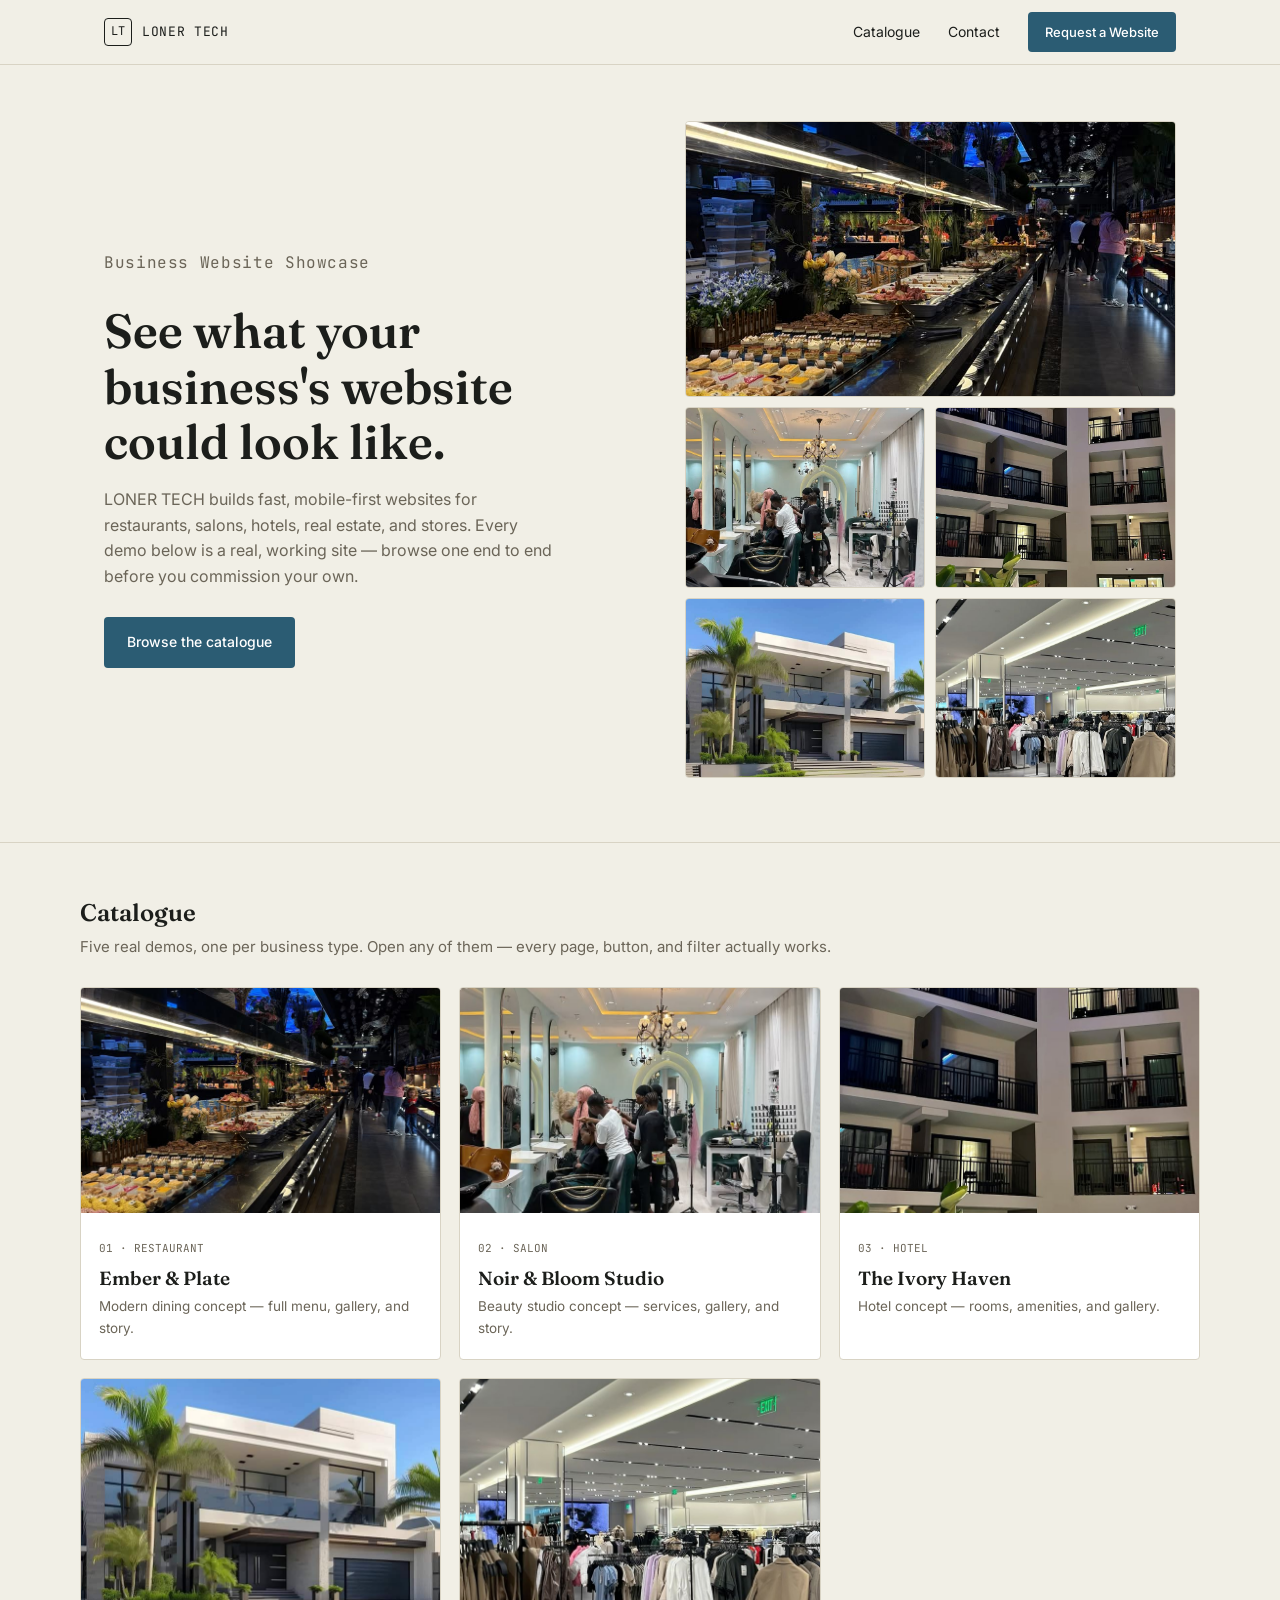
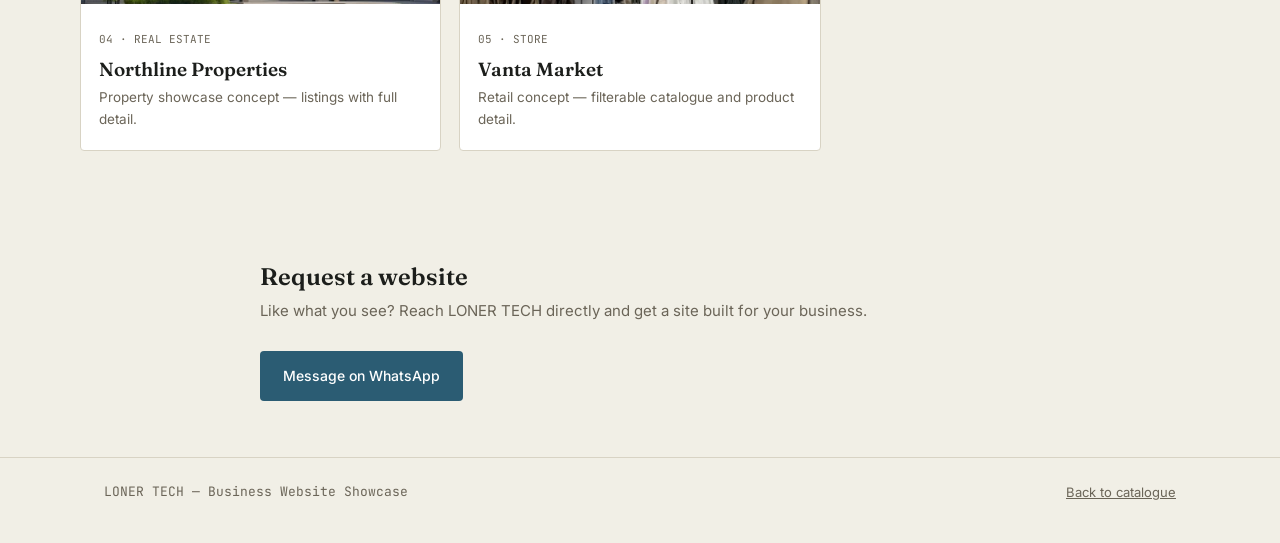
<file: index.html>
<!DOCTYPE html>
<html lang="en">
<head>
<meta charset="UTF-8">
<meta name="viewport" content="width=device-width, initial-scale=1.0">
<title>LONER TECH — Business Website Showcase</title>
<meta name="description" content="Explore real demo websites LONER TECH has built for restaurants, salons, hotels, real estate, and stores.">
<link rel="preconnect" href="https://fonts.googleapis.com">
<link rel="preconnect" href="https://fonts.gstatic.com" crossorigin>
<link href="https://fonts.googleapis.com/css2?family=Fraunces:ital,opsz,wght@0,9..144,400;0,9..144,600;1,9..144,500&family=Inter:wght@400;500;600&family=JetBrains+Mono:wght@400;500&display=swap" rel="stylesheet">
<link rel="stylesheet" href="style.css">
</head>
<body>

<header class="navbar">
  <div class="wrap navbar-row">
    <a href="#top" class="brand">
      <span class="brand-mark">LT</span>
      <span class="brand-name">LONER TECH</span>
    </a>
    <button type="button" class="nav-toggle" aria-label="Open menu" aria-expanded="false"></button>
    <ul class="nav-links">
      <li><a href="#catalogue">Catalogue</a></li>
      <li><a href="#contact">Contact</a></li>
      <li><a href="https://wa.me/2347089555755?text=Hi%20LONER%20TECH%2C%20I%27d%20like%20to%20request%20a%20website%20for%20my%20business." class="btn btn-primary" target="_blank" rel="noopener">Request a Website</a></li>
    </ul>
  </div>
</header>

<main id="top">

  <section class="hero-landing">
    <div class="wrap hero-landing-grid">
      <div>
        <p class="eyebrow-code">Business Website Showcase</p>
        <h1>See what your business's website could look like.</h1>
        <p>LONER TECH builds fast, mobile-first websites for restaurants, salons, hotels, real estate, and stores. Every demo below is a real, working site — browse one end to end before you commission your own.</p>
        <a href="#catalogue" class="btn btn-primary">Browse the catalogue</a>
      </div>
      <div class="hero-collage">
        <a href="restaurant.html" aria-label="Ember & Plate — Restaurant demo">
          <img src="images/restaurant/hero.jpg" alt="Ember & Plate restaurant demo" onerror="this.closest('a').remove()">
        </a>
        <a href="salon.html" aria-label="Noir & Bloom Studio — Salon demo">
          <img src="images/salon/hero.jpg" alt="Noir & Bloom Studio salon demo" onerror="this.closest('a').remove()">
        </a>
        <a href="hotel.html" aria-label="The Ivory Haven — Hotel demo">
          <img src="images/hotel/hero.jpg" alt="The Ivory Haven hotel demo" onerror="this.closest('a').remove()">
        </a>
        <a href="real-estate.html" aria-label="Northline Properties — Real estate demo">
          <img src="images/real-estate/hero.jpg" alt="Northline Properties real estate demo" onerror="this.closest('a').remove()">
        </a>
        <a href="store.html" aria-label="Vanta Market — Store demo">
          <img src="images/store/hero.jpg" alt="Vanta Market store demo" onerror="this.closest('a').remove()">
        </a>
      </div>
    </div>
  </section>

  <section id="catalogue" class="catalogue wrap">
    <div class="section-head">
      <h2>Catalogue</h2>
      <p class="section-sub">Five real demos, one per business type. Open any of them — every page, button, and filter actually works.</p>
    </div>

    <div class="category-grid">
      <a class="category-card" href="restaurant.html">
        <img src="images/restaurant/hero.jpg" alt="Ember & Plate" onerror="this.remove()">
        <div class="category-card-body">
          <p class="category-code">01 · RESTAURANT</p>
          <h3 class="category-card-name">Ember & Plate</h3>
          <p class="category-card-desc">Modern dining concept — full menu, gallery, and story.</p>
        </div>
      </a>

      <a class="category-card" href="salon.html">
        <img src="images/salon/hero.jpg" alt="Noir & Bloom Studio" onerror="this.remove()">
        <div class="category-card-body">
          <p class="category-code">02 · SALON</p>
          <h3 class="category-card-name">Noir & Bloom Studio</h3>
          <p class="category-card-desc">Beauty studio concept — services, gallery, and story.</p>
        </div>
      </a>

      <a class="category-card" href="hotel.html">
        <img src="images/hotel/hero.jpg" alt="The Ivory Haven" onerror="this.remove()">
        <div class="category-card-body">
          <p class="category-code">03 · HOTEL</p>
          <h3 class="category-card-name">The Ivory Haven</h3>
          <p class="category-card-desc">Hotel concept — rooms, amenities, and gallery.</p>
        </div>
      </a>

      <a class="category-card" href="real-estate.html">
        <img src="images/real-estate/hero.jpg" alt="Northline Properties" onerror="this.remove()">
        <div class="category-card-body">
          <p class="category-code">04 · REAL ESTATE</p>
          <h3 class="category-card-name">Northline Properties</h3>
          <p class="category-card-desc">Property showcase concept — listings with full detail.</p>
        </div>
      </a>

      <a class="category-card" href="store.html">
        <img src="images/store/hero.jpg" alt="Vanta Market" onerror="this.remove()">
        <div class="category-card-body">
          <p class="category-code">05 · STORE</p>
          <h3 class="category-card-name">Vanta Market</h3>
          <p class="category-card-desc">Retail concept — filterable catalogue and product detail.</p>
        </div>
      </a>
    </div>
  </section>

  <section id="contact" class="page-section wrap-narrow">
    <div class="section-head">
      <h2>Request a website</h2>
      <p class="section-sub">Like what you see? Reach LONER TECH directly and get a site built for your business.</p>
    </div>

    <!--
      Fill in the real href on each link below, then delete that link's
      `hidden` attribute so it appears. Never leave a placeholder value
      here — an unset link should stay hidden, not point at "#".
    -->
    <div class="contact-links">
      <a href="https://wa.me/2347089555755?text=Hi%20LONER%20TECH%2C%20I%27d%20like%20to%20request%20a%20website%20for%20my%20business." class="btn btn-primary" target="_blank" rel="noopener">Message on WhatsApp</a>
      <a href="supportaurachat@gmail.com" class="btn btn-primary" hidden>Send an email</a>
      <a href="https://loner-tech.onrender.com" class="btn btn-secondary" hidden>View full portfolio</a>
    </div>
  </section>

</main>

<footer class="site-footer">
  <div class="wrap site-footer-row">
    <p>LONER TECH — Business Website Showcase</p>
    <a href="#catalogue">Back to catalogue</a>
  </div>
</footer>

<script src="script.js"></script>
</body>
</html>
</file>
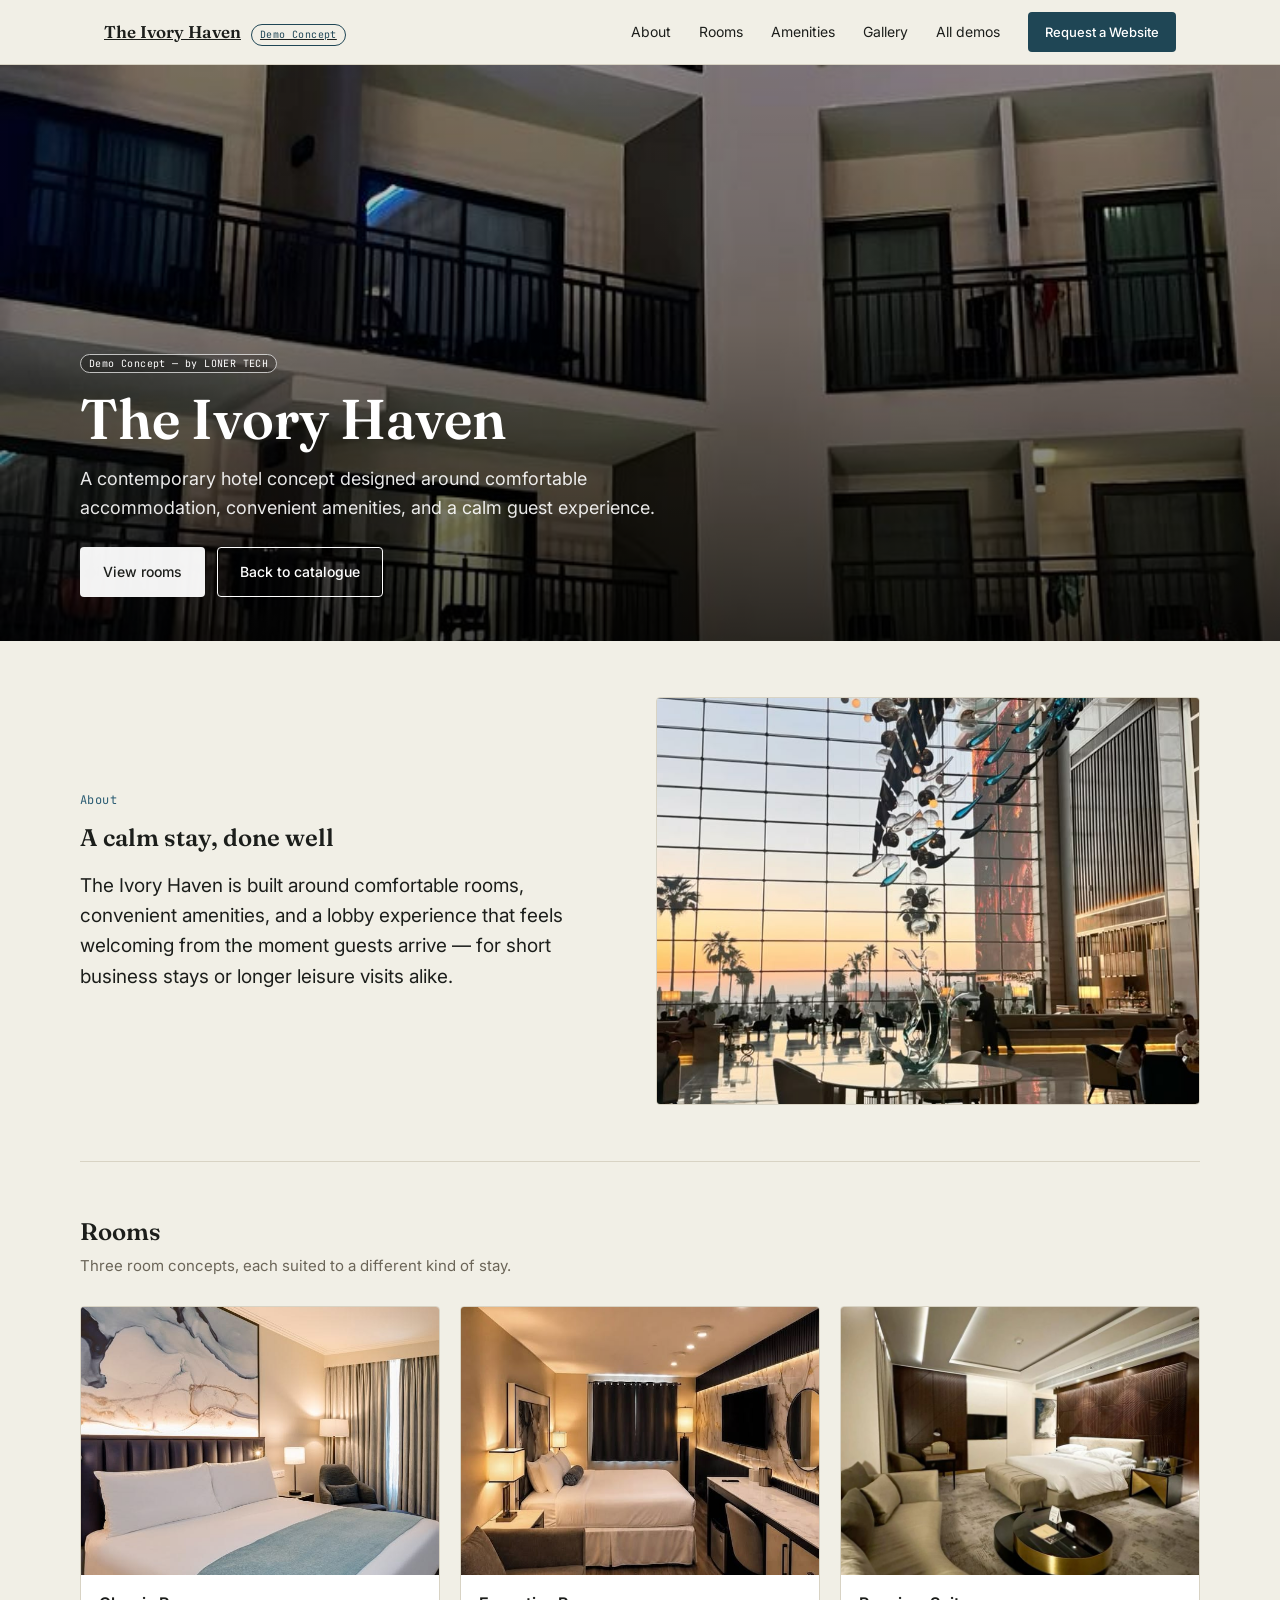
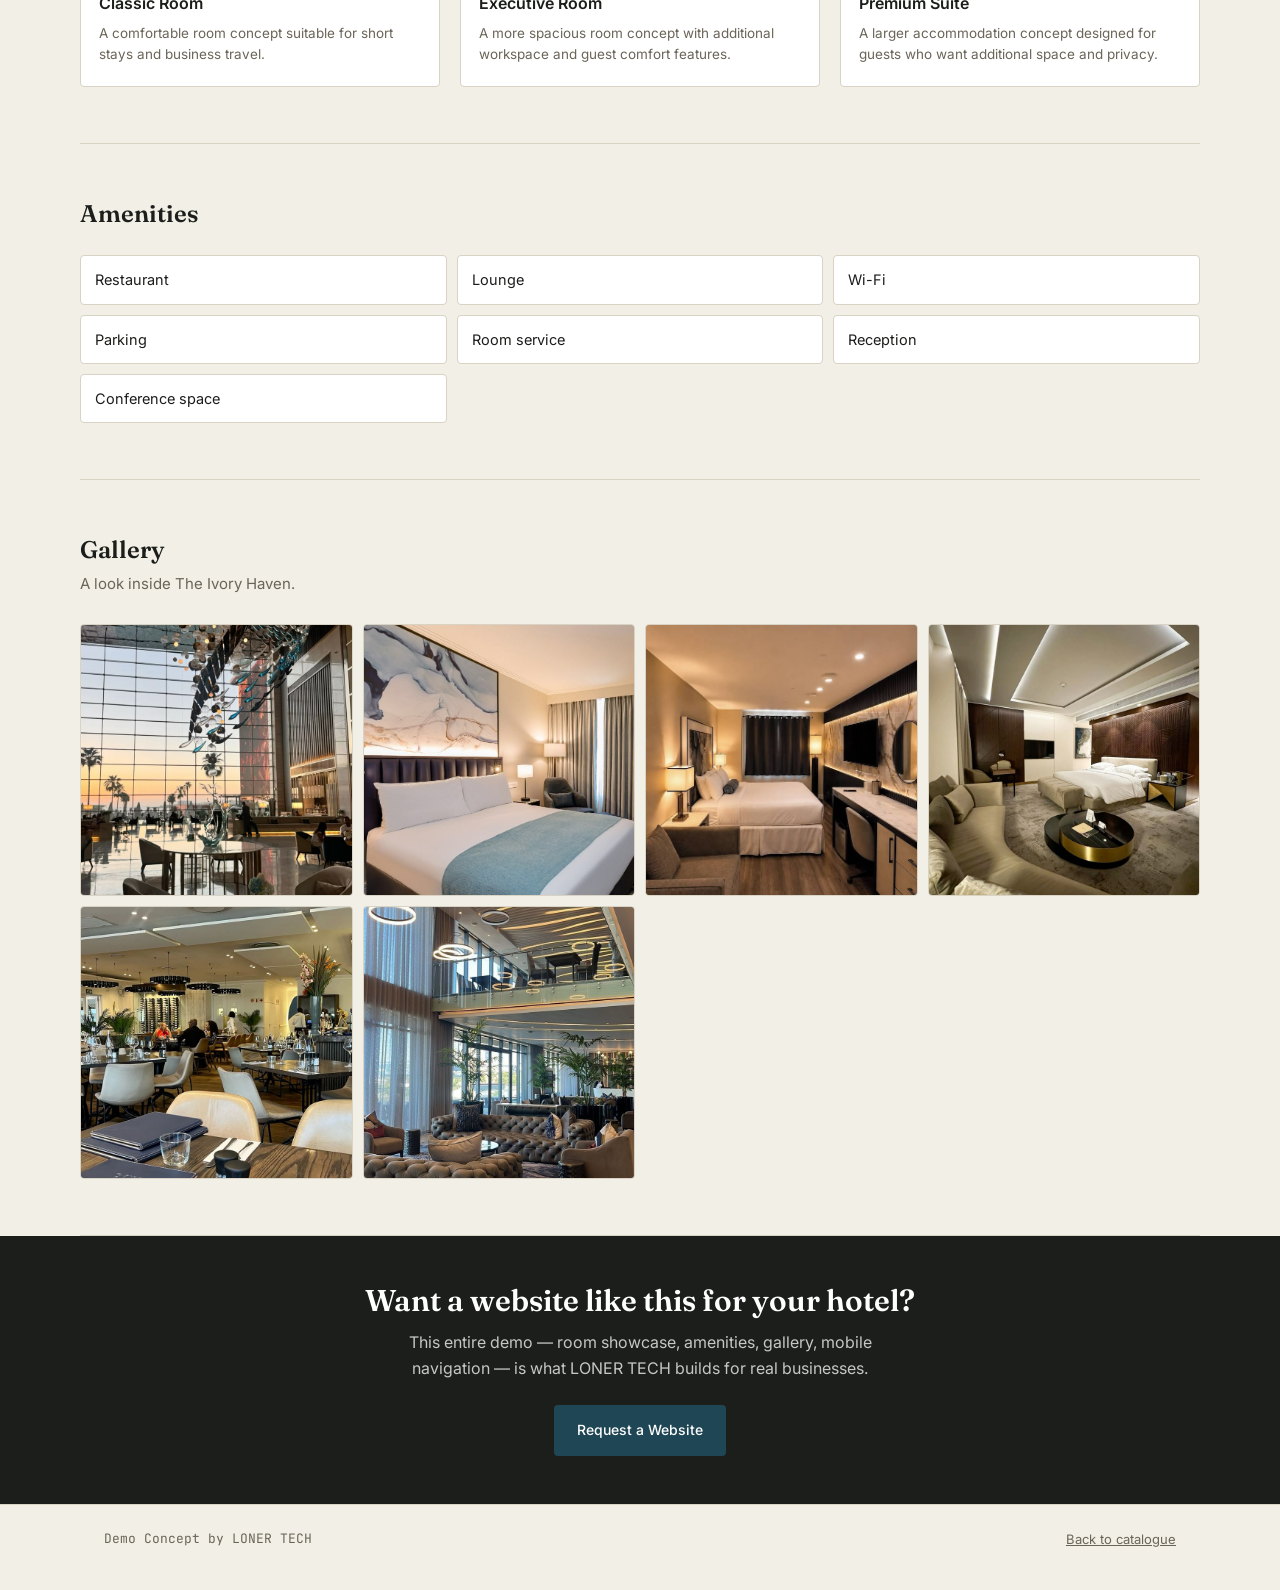
<file: hotel.html>
<!DOCTYPE html>
<html lang="en">
<head>
<meta charset="UTF-8">
<meta name="viewport" content="width=device-width, initial-scale=1.0">
<title>The Ivory Haven — Hotel Demo by LONER TECH</title>
<meta name="description" content="The Ivory Haven — a contemporary hotel demo concept by LONER TECH. Rooms, amenities, and gallery.">
<link rel="preconnect" href="https://fonts.googleapis.com">
<link rel="preconnect" href="https://fonts.gstatic.com" crossorigin>
<link href="https://fonts.googleapis.com/css2?family=Fraunces:ital,opsz,wght@0,9..144,400;0,9..144,600;1,9..144,500&family=Inter:wght@400;500;600&family=JetBrains+Mono:wght@400;500&display=swap" rel="stylesheet">
<link rel="stylesheet" href="style.css">
</head>
<body data-theme="hotel">

<header class="navbar">
  <div class="wrap navbar-row">
    <a href="index.html" class="demo-brand">
      <span class="demo-brand-name">The Ivory Haven</span>
      <span class="badge-demo">Demo Concept</span>
    </a>
    <button type="button" class="nav-toggle" aria-label="Open menu" aria-expanded="false"></button>
    <ul class="nav-links">
      <li><a href="#about">About</a></li>
      <li><a href="#rooms">Rooms</a></li>
      <li><a href="#amenities">Amenities</a></li>
      <li><a href="#gallery">Gallery</a></li>
      <li><a href="index.html#catalogue">All demos</a></li>
      <li><a href="https://wa.me/2347089555755?text=Hi%20LONER%20TECH%2C%20I%20saw%20The%20Ivory%20Haven%20hotel%20demo%20and%20I%27d%20like%20to%20request%20a%20website%20for%20my%20hotel." class="btn btn-primary" target="_blank" rel="noopener">Request a Website</a></li>
    </ul>
  </div>
</header>

<section class="hero-photo" style="background-image:url('images/hotel/hero.jpg')" role="img" aria-label="The Ivory Haven">
  <div class="wrap hero-photo-content">
    <span class="badge-demo">Demo Concept — by LONER TECH</span>
    <h1>The Ivory Haven</h1>
    <p>A contemporary hotel concept designed around comfortable accommodation, convenient amenities, and a calm guest experience.</p>
    <div class="hero-photo-actions">
      <a href="#rooms" class="btn btn-on-photo">View rooms</a>
      <a href="index.html#catalogue" class="btn btn-secondary" style="border-color:#fff;color:#fff">Back to catalogue</a>
    </div>
  </div>
</section>

<section id="about" class="page-section wrap">
  <div class="two-col">
    <div>
      <p class="eyebrow-code">About</p>
      <h2>A calm stay, done well</h2>
      <p class="lede">The Ivory Haven is built around comfortable rooms, convenient amenities, and a lobby experience that feels welcoming from the moment guests arrive — for short business stays or longer leisure visits alike.</p>
    </div>
    <img src="images/hotel/lobby.jpg" alt="The Ivory Haven lobby" onerror="this.remove()">
  </div>
</section>

<section id="rooms" class="page-section wrap">
  <div class="section-head">
    <h2>Rooms</h2>
    <p class="section-sub">Three room concepts, each suited to a different kind of stay.</p>
  </div>
  <div class="card-grid cols-3">
    <article class="item-card">
      <img src="images/hotel/classic-room.jpg" alt="Classic Room" onerror="this.remove()">
      <div class="item-card-body">
        <span class="item-card-name">Classic Room</span>
        <p class="item-card-meta">A comfortable room concept suitable for short stays and business travel.</p>
      </div>
    </article>
    <article class="item-card">
      <img src="images/hotel/executive-room.jpg" alt="Executive Room" onerror="this.remove()">
      <div class="item-card-body">
        <span class="item-card-name">Executive Room</span>
        <p class="item-card-meta">A more spacious room concept with additional workspace and guest comfort features.</p>
      </div>
    </article>
    <article class="item-card">
      <img src="images/hotel/suite.jpg" alt="Premium Suite" onerror="this.remove()">
      <div class="item-card-body">
        <span class="item-card-name">Premium Suite</span>
        <p class="item-card-meta">A larger accommodation concept designed for guests who want additional space and privacy.</p>
      </div>
    </article>
  </div>
</section>

<section id="amenities" class="page-section wrap">
  <div class="section-head">
    <h2>Amenities</h2>
  </div>
  <ul class="plain-list">
    <li>Restaurant</li>
    <li>Lounge</li>
    <li>Wi-Fi</li>
    <li>Parking</li>
    <li>Room service</li>
    <li>Reception</li>
    <li>Conference space</li>
  </ul>
</section>

<section id="gallery" class="page-section wrap">
  <div class="section-head">
    <h2>Gallery</h2>
    <p class="section-sub">A look inside The Ivory Haven.</p>
  </div>
  <div class="gallery-grid">
    <a href="images/hotel/lobby.jpg" target="_blank" rel="noopener"><img src="images/hotel/lobby.jpg" alt="Lobby" onerror="this.closest('a').remove()"></a>
    <a href="images/hotel/classic-room.jpg" target="_blank" rel="noopener"><img src="images/hotel/classic-room.jpg" alt="Classic Room" onerror="this.closest('a').remove()"></a>
    <a href="images/hotel/executive-room.jpg" target="_blank" rel="noopener"><img src="images/hotel/executive-room.jpg" alt="Executive Room" onerror="this.closest('a').remove()"></a>
    <a href="images/hotel/suite.jpg" target="_blank" rel="noopener"><img src="images/hotel/suite.jpg" alt="Premium Suite" onerror="this.closest('a').remove()"></a>
    <a href="images/hotel/restaurant.jpg" target="_blank" rel="noopener"><img src="images/hotel/restaurant.jpg" alt="Hotel restaurant" onerror="this.closest('a').remove()"></a>
    <a href="images/hotel/lounge.jpg" target="_blank" rel="noopener"><img src="images/hotel/lounge.jpg" alt="Lounge" onerror="this.closest('a').remove()"></a>
  </div>
</section>

<section class="cta-banner">
  <div class="wrap-narrow">
    <h2>Want a website like this for your hotel?</h2>
    <p>This entire demo — room showcase, amenities, gallery, mobile navigation — is what LONER TECH builds for real businesses.</p>
    <a href="https://wa.me/2347089555755?text=Hi%20LONER%20TECH%2C%20I%20saw%20The%20Ivory%20Haven%20hotel%20demo%20and%20I%27d%20like%20to%20request%20a%20website%20for%20my%20hotel." class="btn btn-primary" target="_blank" rel="noopener">Request a Website</a>
  </div>
</section>

<footer class="site-footer">
  <div class="wrap site-footer-row">
    <p>Demo Concept by LONER TECH</p>
    <a href="index.html#catalogue">Back to catalogue</a>
  </div>
</footer>

<script src="script.js"></script>
</body>
</html>
</file>
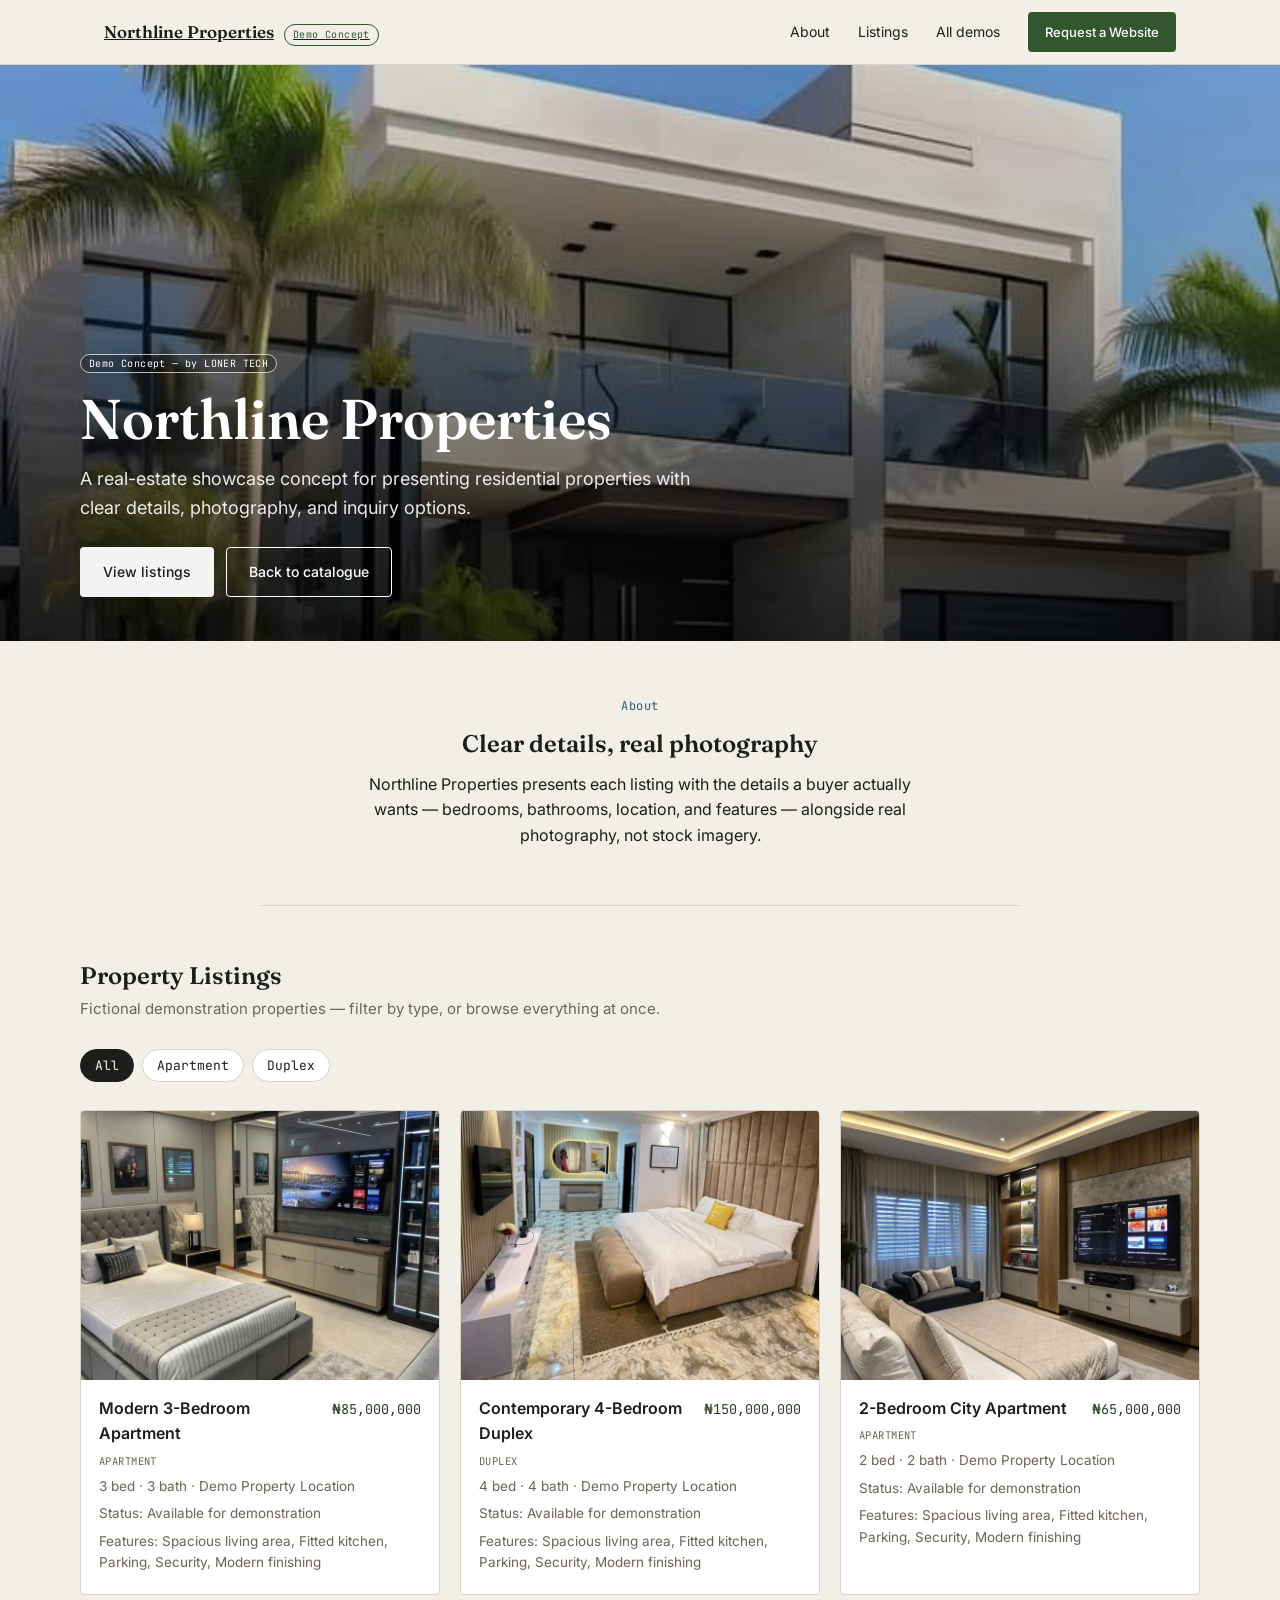
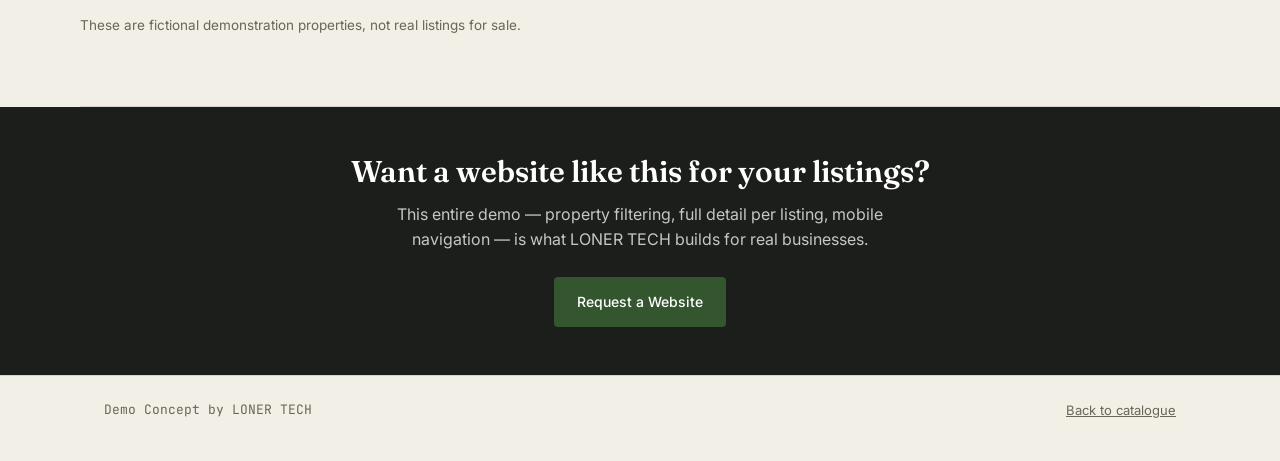
<file: real-estate.html>
<!DOCTYPE html>
<html lang="en">
<head>
<meta charset="UTF-8">
<meta name="viewport" content="width=device-width, initial-scale=1.0">
<title>Northline Properties — Real Estate Demo by LONER TECH</title>
<meta name="description" content="Northline Properties — a real estate showcase demo concept by LONER TECH. Property listings with full detail.">
<link rel="preconnect" href="https://fonts.googleapis.com">
<link rel="preconnect" href="https://fonts.gstatic.com" crossorigin>
<link href="https://fonts.googleapis.com/css2?family=Fraunces:ital,opsz,wght@0,9..144,400;0,9..144,600;1,9..144,500&family=Inter:wght@400;500;600&family=JetBrains+Mono:wght@400;500&display=swap" rel="stylesheet">
<link rel="stylesheet" href="style.css">
</head>
<body data-theme="real-estate">

<header class="navbar">
  <div class="wrap navbar-row">
    <a href="index.html" class="demo-brand">
      <span class="demo-brand-name">Northline Properties</span>
      <span class="badge-demo">Demo Concept</span>
    </a>
    <button type="button" class="nav-toggle" aria-label="Open menu" aria-expanded="false"></button>
    <ul class="nav-links">
      <li><a href="#about">About</a></li>
      <li><a href="#listings">Listings</a></li>
      <li><a href="index.html#catalogue">All demos</a></li>
      <li><a href="https://wa.me/2347089555755?text=Hi%20LONER%20TECH%2C%20I%20saw%20the%20Northline%20Properties%20real%20estate%20demo%20and%20I%27d%20like%20to%20request%20a%20website%20for%20my%20real%20estate%20business." class="btn btn-primary" target="_blank" rel="noopener">Request a Website</a></li>
    </ul>
  </div>
</header>

<section class="hero-photo" style="background-image:url('images/real-estate/hero.jpg')" role="img" aria-label="Northline Properties">
  <div class="wrap hero-photo-content">
    <span class="badge-demo">Demo Concept — by LONER TECH</span>
    <h1>Northline Properties</h1>
    <p>A real-estate showcase concept for presenting residential properties with clear details, photography, and inquiry options.</p>
    <div class="hero-photo-actions">
      <a href="#listings" class="btn btn-on-photo">View listings</a>
      <a href="index.html#catalogue" class="btn btn-secondary" style="border-color:#fff;color:#fff">Back to catalogue</a>
    </div>
  </div>
</section>

<section id="about" class="page-section wrap-narrow" style="text-align:center; margin: 0 auto;">
  <p class="eyebrow-code">About</p>
  <h2>Clear details, real photography</h2>
  <p class="lede" style="margin: 14px auto 0; max-width: 56ch;">Northline Properties presents each listing with the details a buyer actually wants — bedrooms, bathrooms, location, and features — alongside real photography, not stock imagery.</p>
</section>

<section id="listings" class="page-section wrap">
  <div class="section-head">
    <h2>Property Listings</h2>
    <p class="section-sub">Fictional demonstration properties — filter by type, or browse everything at once.</p>
  </div>

  <div class="filter-bar" data-filter-target="#listings-grid">
    <button type="button" class="filter-chip" data-filter="all" aria-pressed="true">All</button>
    <button type="button" class="filter-chip" data-filter="Apartment" aria-pressed="false">Apartment</button>
    <button type="button" class="filter-chip" data-filter="Duplex" aria-pressed="false">Duplex</button>
  </div>

  <div id="listings-grid" class="card-grid cols-3">
    <article class="item-card" data-tag="Apartment">
      <img src="images/real-estate/apartment-3bed.jpg" alt="Modern 3-Bedroom Apartment" onerror="this.remove()">
      <div class="item-card-body">
        <div class="item-card-top">
          <span class="item-card-name">Modern 3-Bedroom Apartment</span>
          <span class="item-card-price">₦85,000,000</span>
        </div>
        <span class="item-card-tag">Apartment</span>
        <p class="item-card-meta">3 bed · 3 bath · Demo Property Location</p>
        <p class="item-card-meta">Status: Available for demonstration</p>
        <p class="item-card-meta">Features: Spacious living area, Fitted kitchen, Parking, Security, Modern finishing</p>
      </div>
    </article>

    <article class="item-card" data-tag="Duplex">
      <img src="images/real-estate/duplex-4bed.jpg" alt="Contemporary 4-Bedroom Duplex" onerror="this.remove()">
      <div class="item-card-body">
        <div class="item-card-top">
          <span class="item-card-name">Contemporary 4-Bedroom Duplex</span>
          <span class="item-card-price">₦150,000,000</span>
        </div>
        <span class="item-card-tag">Duplex</span>
        <p class="item-card-meta">4 bed · 4 bath · Demo Property Location</p>
        <p class="item-card-meta">Status: Available for demonstration</p>
        <p class="item-card-meta">Features: Spacious living area, Fitted kitchen, Parking, Security, Modern finishing</p>
      </div>
    </article>

    <article class="item-card" data-tag="Apartment">
      <img src="images/real-estate/apartment-2bed.jpg" alt="2-Bedroom City Apartment" onerror="this.remove()">
      <div class="item-card-body">
        <div class="item-card-top">
          <span class="item-card-name">2-Bedroom City Apartment</span>
          <span class="item-card-price">₦65,000,000</span>
        </div>
        <span class="item-card-tag">Apartment</span>
        <p class="item-card-meta">2 bed · 2 bath · Demo Property Location</p>
        <p class="item-card-meta">Status: Available for demonstration</p>
        <p class="item-card-meta">Features: Spacious living area, Fitted kitchen, Parking, Security, Modern finishing</p>
      </div>
    </article>
  </div>

  <p style="color:var(--muted); font-size:13.5px; margin-top:20px;">These are fictional demonstration properties, not real listings for sale.</p>
</section>

<section class="cta-banner">
  <div class="wrap-narrow">
    <h2>Want a website like this for your listings?</h2>
    <p>This entire demo — property filtering, full detail per listing, mobile navigation — is what LONER TECH builds for real businesses.</p>
    <a href="https://wa.me/2347089555755?text=Hi%20LONER%20TECH%2C%20I%20saw%20the%20Northline%20Properties%20real%20estate%20demo%20and%20I%27d%20like%20to%20request%20a%20website%20for%20my%20real%20estate%20business." class="btn btn-primary" target="_blank" rel="noopener">Request a Website</a>
  </div>
</section>

<footer class="site-footer">
  <div class="wrap site-footer-row">
    <p>Demo Concept by LONER TECH</p>
    <a href="index.html#catalogue">Back to catalogue</a>
  </div>
</footer>

<script src="script.js"></script>
</body>
</html>
</file>
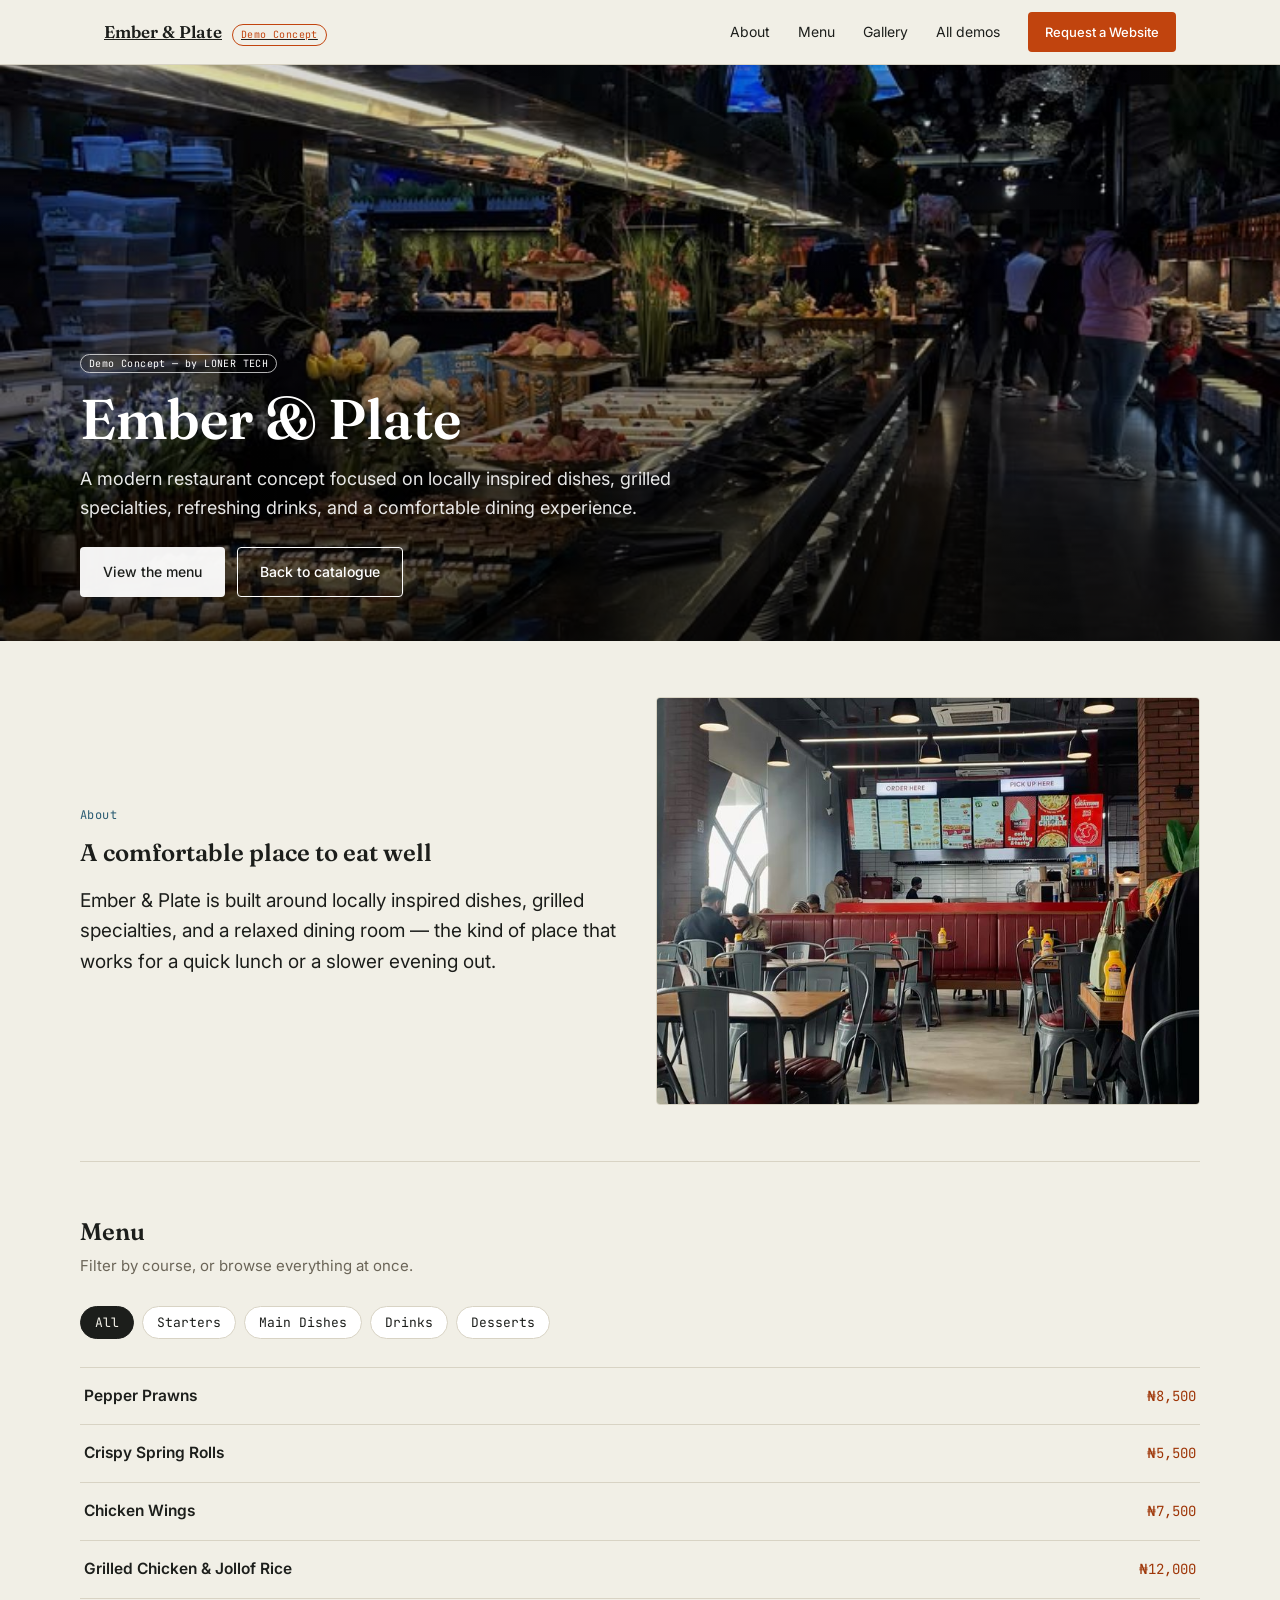
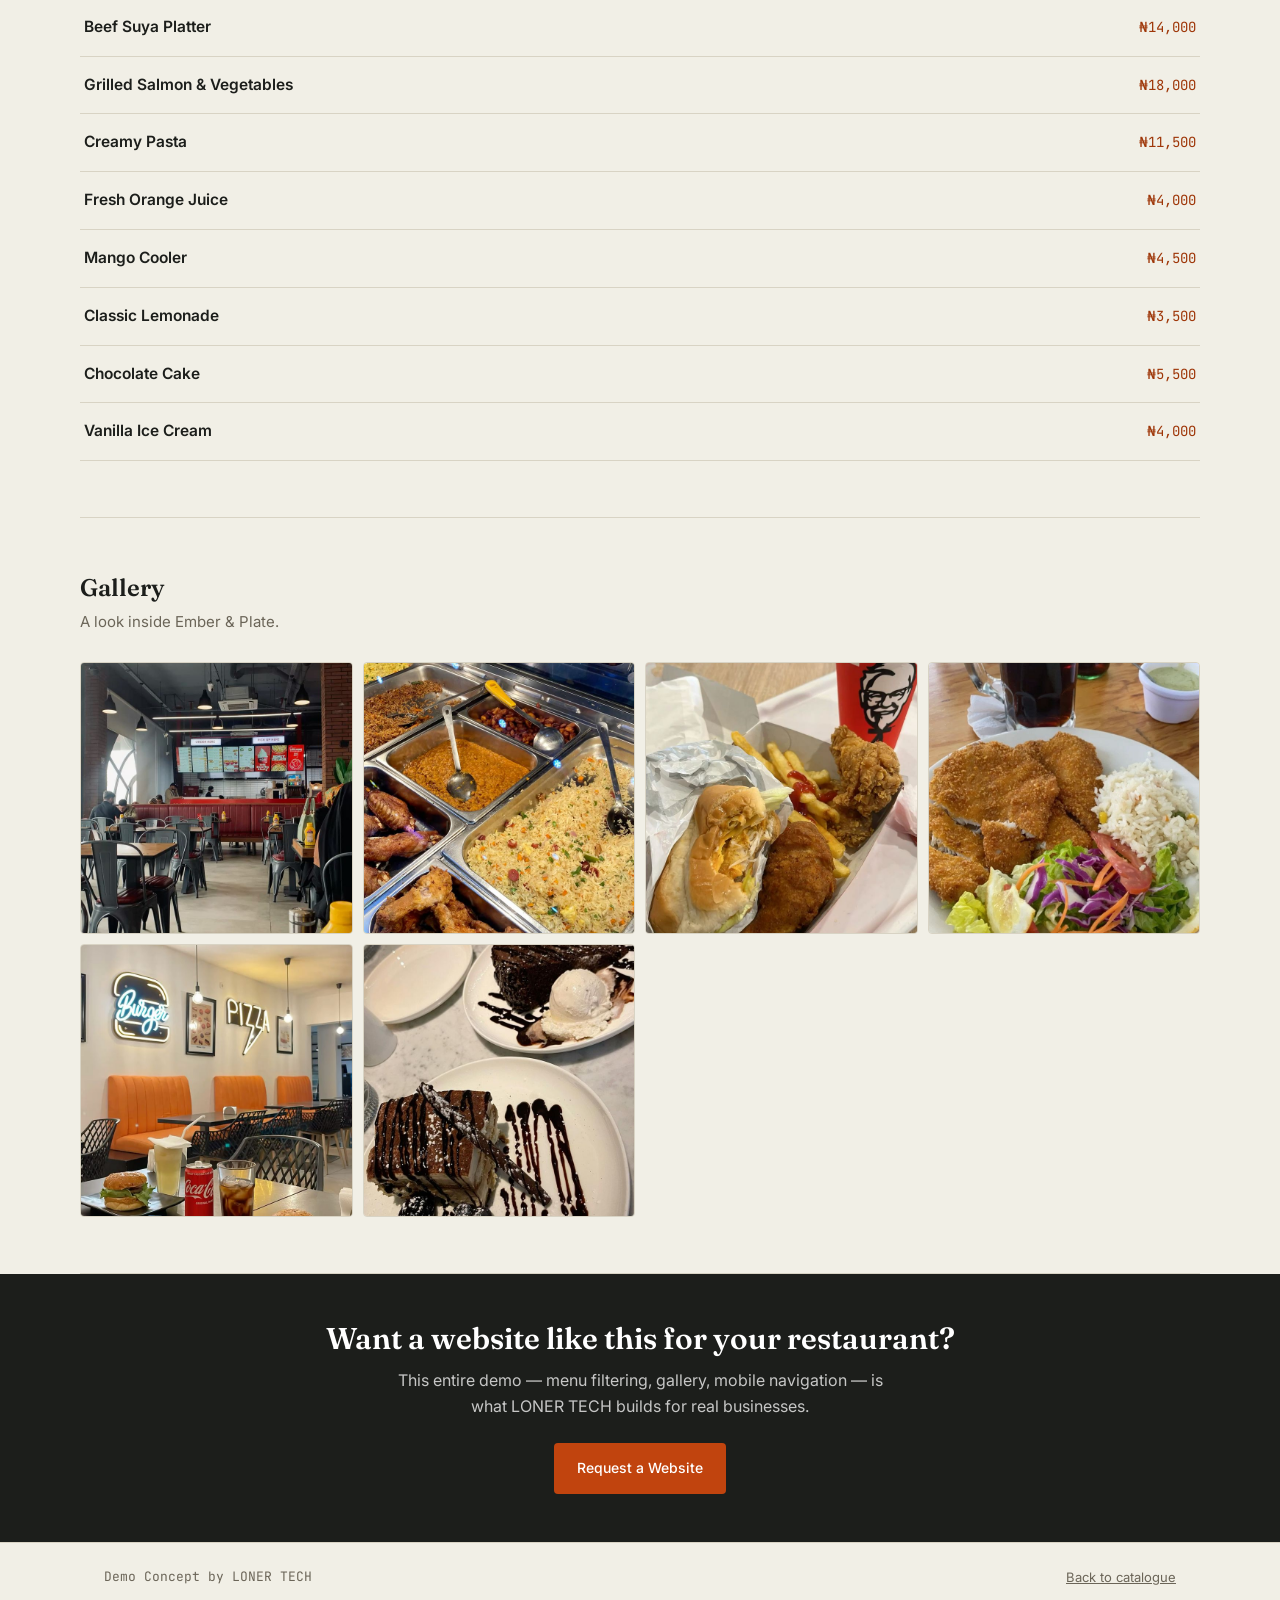
<file: restaurant.html>
<!DOCTYPE html>
<html lang="en">
<head>
<meta charset="UTF-8">
<meta name="viewport" content="width=device-width, initial-scale=1.0">
<title>Ember & Plate — Restaurant Demo by LONER TECH</title>
<meta name="description" content="Ember & Plate — a modern restaurant demo concept by LONER TECH. Menu, gallery, and story.">
<link rel="preconnect" href="https://fonts.googleapis.com">
<link rel="preconnect" href="https://fonts.gstatic.com" crossorigin>
<link href="https://fonts.googleapis.com/css2?family=Fraunces:ital,opsz,wght@0,9..144,400;0,9..144,600;1,9..144,500&family=Inter:wght@400;500;600&family=JetBrains+Mono:wght@400;500&display=swap" rel="stylesheet">
<link rel="stylesheet" href="style.css">
</head>
<body data-theme="restaurant">

<header class="navbar">
  <div class="wrap navbar-row">
    <a href="index.html" class="demo-brand">
      <span class="demo-brand-name">Ember & Plate</span>
      <span class="badge-demo">Demo Concept</span>
    </a>
    <button type="button" class="nav-toggle" aria-label="Open menu" aria-expanded="false"></button>
    <ul class="nav-links">
      <li><a href="#about">About</a></li>
      <li><a href="#menu">Menu</a></li>
      <li><a href="#gallery">Gallery</a></li>
      <li><a href="index.html#catalogue">All demos</a></li>
      <li><a href="https://wa.me/2347089555755?text=Hi%20LONER%20TECH%2C%20I%20saw%20the%20Ember%20%26%20Plate%20restaurant%20demo%20and%20I%27d%20like%20to%20request%20a%20website%20for%20my%20restaurant." class="btn btn-primary" target="_blank" rel="noopener">Request a Website</a></li>
    </ul>
  </div>
</header>

<section class="hero-photo" style="background-image:url('images/restaurant/hero.jpg')" role="img" aria-label="Ember & Plate restaurant">
  <div class="wrap hero-photo-content">
    <span class="badge-demo">Demo Concept — by LONER TECH</span>
    <h1>Ember & Plate</h1>
    <p>A modern restaurant concept focused on locally inspired dishes, grilled specialties, refreshing drinks, and a comfortable dining experience.</p>
    <div class="hero-photo-actions">
      <a href="#menu" class="btn btn-on-photo">View the menu</a>
      <a href="index.html#catalogue" class="btn btn-secondary" style="border-color:#fff;color:#fff">Back to catalogue</a>
    </div>
  </div>
</section>

<section id="about" class="page-section wrap">
  <div class="two-col">
    <div>
      <p class="eyebrow-code">About</p>
      <h2>A comfortable place to eat well</h2>
      <p class="lede">Ember & Plate is built around locally inspired dishes, grilled specialties, and a relaxed dining room — the kind of place that works for a quick lunch or a slower evening out.</p>
    </div>
    <img src="images/restaurant/interior.jpg" alt="Ember & Plate interior" onerror="this.remove()">
  </div>
</section>

<section id="menu" class="page-section wrap">
  <div class="section-head">
    <h2>Menu</h2>
    <p class="section-sub">Filter by course, or browse everything at once.</p>
  </div>

  <div class="filter-bar" data-filter-target="#menu-list">
    <button type="button" class="filter-chip" data-filter="all" aria-pressed="true">All</button>
    <button type="button" class="filter-chip" data-filter="Starters" aria-pressed="false">Starters</button>
    <button type="button" class="filter-chip" data-filter="Main Dishes" aria-pressed="false">Main Dishes</button>
    <button type="button" class="filter-chip" data-filter="Drinks" aria-pressed="false">Drinks</button>
    <button type="button" class="filter-chip" data-filter="Desserts" aria-pressed="false">Desserts</button>
  </div>

  <div id="menu-list" class="menu-list">
    <div class="menu-row" data-tag="Starters"><div class="menu-row-main"><span class="menu-row-name">Pepper Prawns</span></div><span class="menu-row-price">₦8,500</span></div>
    <div class="menu-row" data-tag="Starters"><div class="menu-row-main"><span class="menu-row-name">Crispy Spring Rolls</span></div><span class="menu-row-price">₦5,500</span></div>
    <div class="menu-row" data-tag="Starters"><div class="menu-row-main"><span class="menu-row-name">Chicken Wings</span></div><span class="menu-row-price">₦7,500</span></div>

    <div class="menu-row" data-tag="Main Dishes"><div class="menu-row-main"><span class="menu-row-name">Grilled Chicken & Jollof Rice</span></div><span class="menu-row-price">₦12,000</span></div>
    <div class="menu-row" data-tag="Main Dishes"><div class="menu-row-main"><span class="menu-row-name">Beef Suya Platter</span></div><span class="menu-row-price">₦14,000</span></div>
    <div class="menu-row" data-tag="Main Dishes"><div class="menu-row-main"><span class="menu-row-name">Grilled Salmon & Vegetables</span></div><span class="menu-row-price">₦18,000</span></div>
    <div class="menu-row" data-tag="Main Dishes"><div class="menu-row-main"><span class="menu-row-name">Creamy Pasta</span></div><span class="menu-row-price">₦11,500</span></div>

    <div class="menu-row" data-tag="Drinks"><div class="menu-row-main"><span class="menu-row-name">Fresh Orange Juice</span></div><span class="menu-row-price">₦4,000</span></div>
    <div class="menu-row" data-tag="Drinks"><div class="menu-row-main"><span class="menu-row-name">Mango Cooler</span></div><span class="menu-row-price">₦4,500</span></div>
    <div class="menu-row" data-tag="Drinks"><div class="menu-row-main"><span class="menu-row-name">Classic Lemonade</span></div><span class="menu-row-price">₦3,500</span></div>

    <div class="menu-row" data-tag="Desserts"><div class="menu-row-main"><span class="menu-row-name">Chocolate Cake</span></div><span class="menu-row-price">₦5,500</span></div>
    <div class="menu-row" data-tag="Desserts"><div class="menu-row-main"><span class="menu-row-name">Vanilla Ice Cream</span></div><span class="menu-row-price">₦4,000</span></div>
  </div>
</section>

<section id="gallery" class="page-section wrap">
  <div class="section-head">
    <h2>Gallery</h2>
    <p class="section-sub">A look inside Ember & Plate.</p>
  </div>
  <div class="gallery-grid">
    <a href="images/restaurant/interior.jpg" target="_blank" rel="noopener"><img src="images/restaurant/interior.jpg" alt="Interior" onerror="this.closest('a').remove()"></a>
    <a href="images/restaurant/dish-1.jpg" target="_blank" rel="noopener"><img src="images/restaurant/dish-1.jpg" alt="Grilled Chicken & Jollof Rice" onerror="this.closest('a').remove()"></a>
    <a href="images/restaurant/dish-2.jpg" target="_blank" rel="noopener"><img src="images/restaurant/dish-2.jpg" alt="Beef Suya Platter" onerror="this.closest('a').remove()"></a>
    <a href="images/restaurant/dish-3.jpg" target="_blank" rel="noopener"><img src="images/restaurant/dish-3.jpg" alt="Grilled Salmon & Vegetables" onerror="this.closest('a').remove()"></a>
    <a href="images/restaurant/drink.jpg" target="_blank" rel="noopener"><img src="images/restaurant/drink.jpg" alt="A drink from Ember & Plate" onerror="this.closest('a').remove()"></a>
    <a href="images/restaurant/dessert.jpg" target="_blank" rel="noopener"><img src="images/restaurant/dessert.jpg" alt="A dessert from Ember & Plate" onerror="this.closest('a').remove()"></a>
  </div>
</section>

<section class="cta-banner">
  <div class="wrap-narrow">
    <h2>Want a website like this for your restaurant?</h2>
    <p>This entire demo — menu filtering, gallery, mobile navigation — is what LONER TECH builds for real businesses.</p>
    <a href="https://wa.me/2347089555755?text=Hi%20LONER%20TECH%2C%20I%20saw%20the%20Ember%20%26%20Plate%20restaurant%20demo%20and%20I%27d%20like%20to%20request%20a%20website%20for%20my%20restaurant." class="btn btn-primary" target="_blank" rel="noopener">Request a Website</a>
  </div>
</section>

<footer class="site-footer">
  <div class="wrap site-footer-row">
    <p>Demo Concept by LONER TECH</p>
    <a href="index.html#catalogue">Back to catalogue</a>
  </div>
</footer>

<script src="script.js"></script>
</body>
</html>
</file>
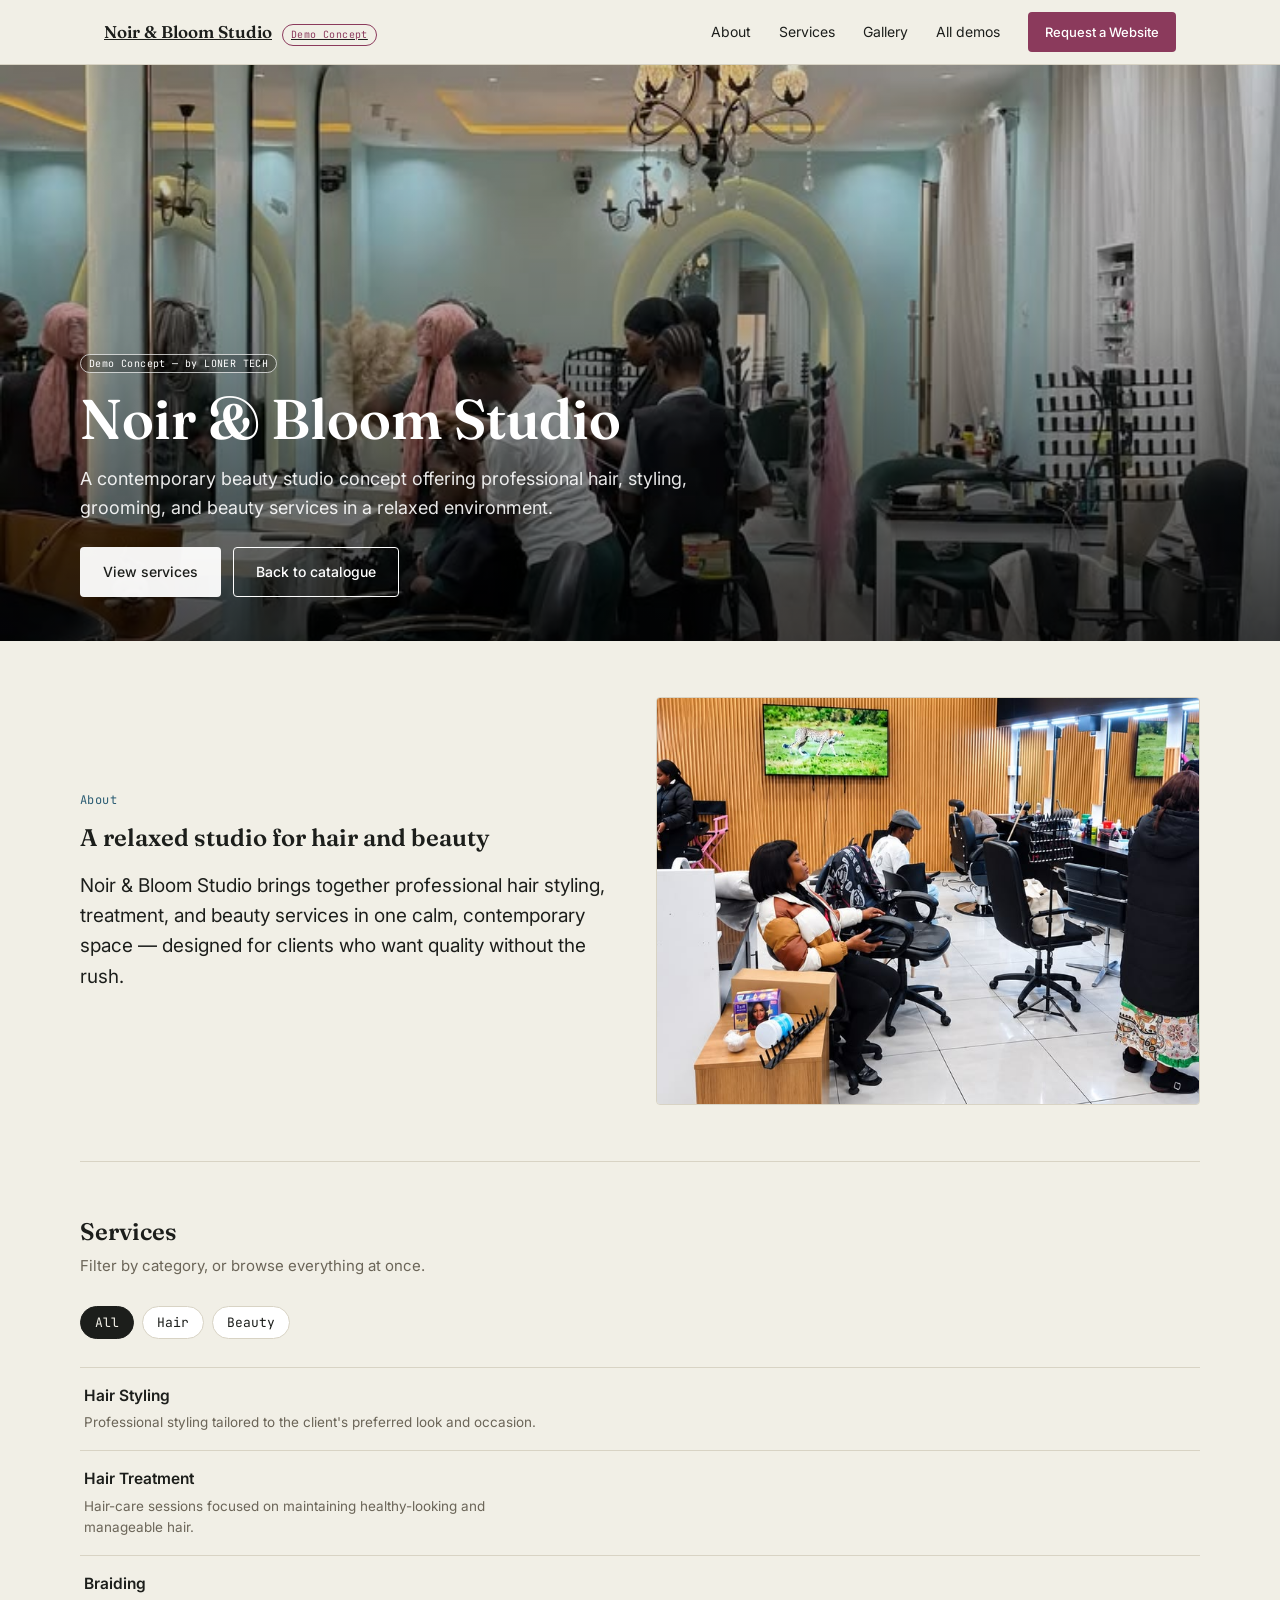
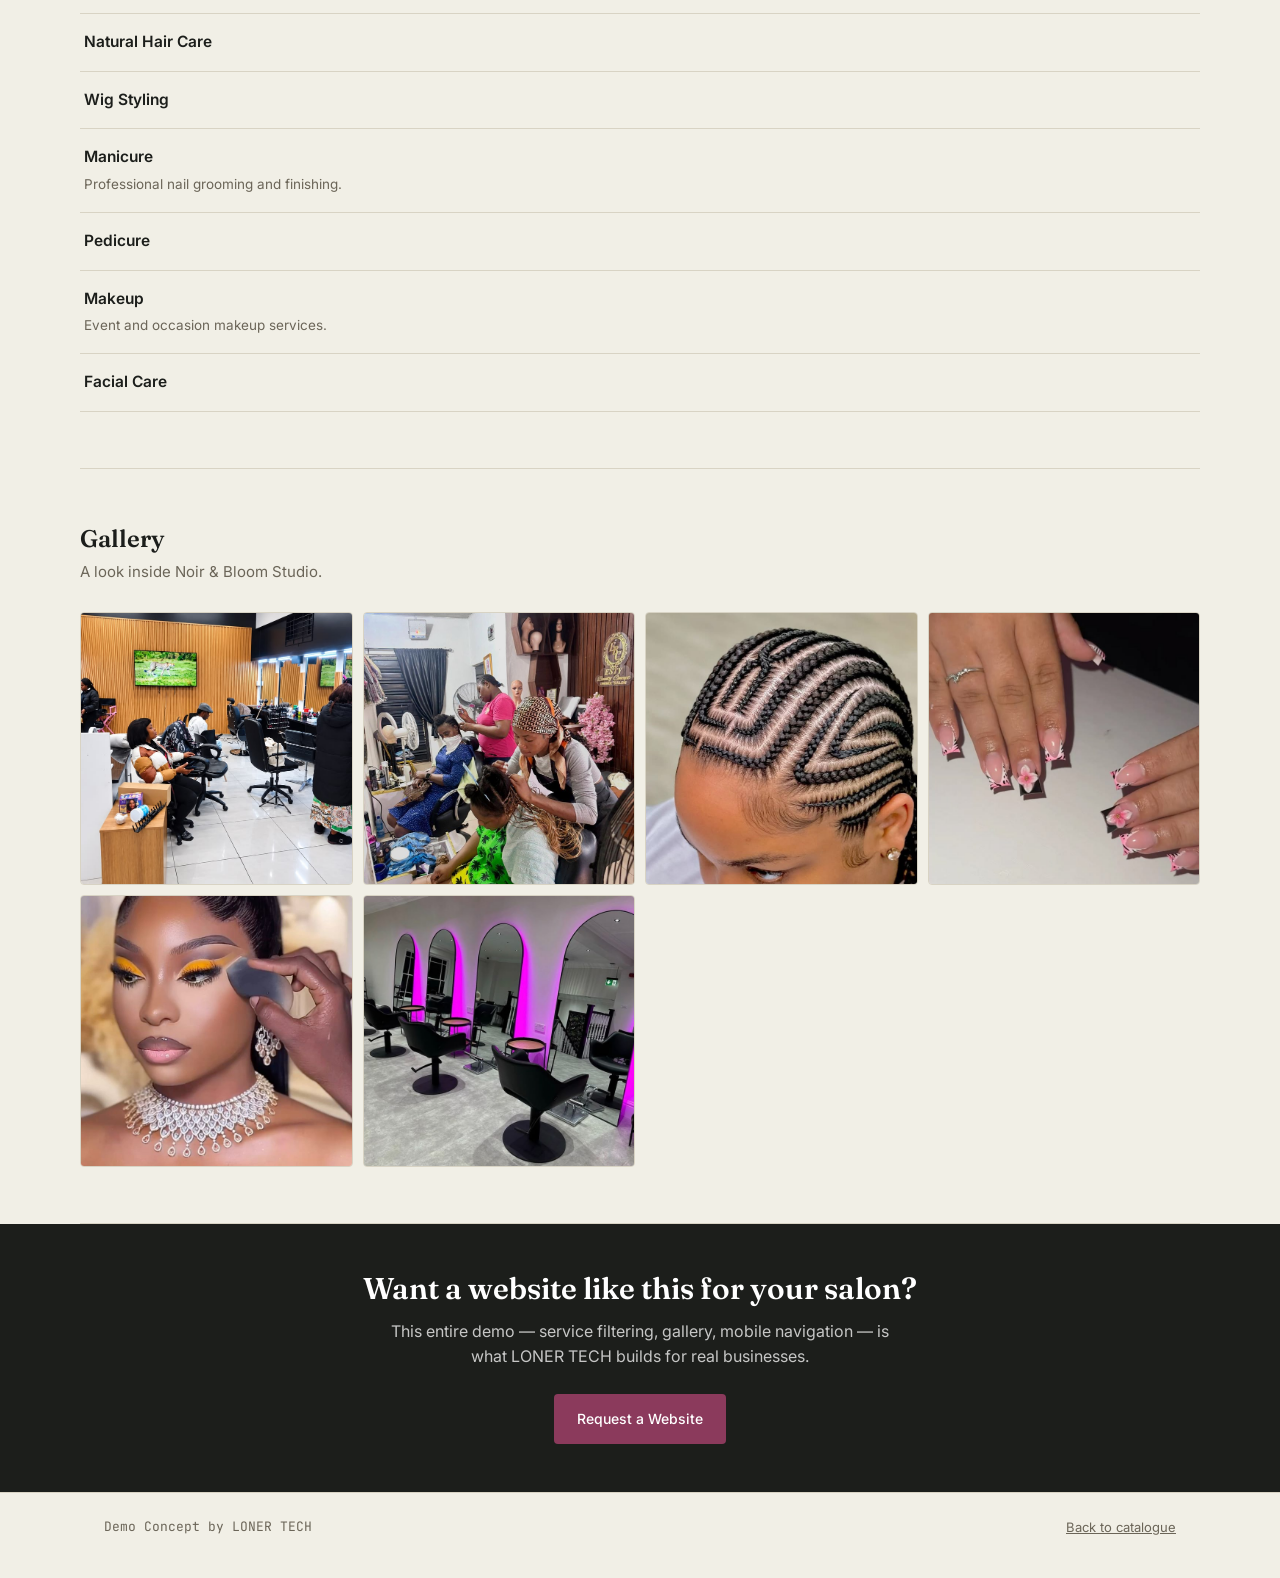
<file: salon.html>
<!DOCTYPE html>
<html lang="en">
<head>
<meta charset="UTF-8">
<meta name="viewport" content="width=device-width, initial-scale=1.0">
<title>Noir & Bloom Studio — Salon Demo by LONER TECH</title>
<meta name="description" content="Noir & Bloom Studio — a contemporary beauty studio demo concept by LONER TECH. Services, gallery, and story.">
<link rel="preconnect" href="https://fonts.googleapis.com">
<link rel="preconnect" href="https://fonts.gstatic.com" crossorigin>
<link href="https://fonts.googleapis.com/css2?family=Fraunces:ital,opsz,wght@0,9..144,400;0,9..144,600;1,9..144,500&family=Inter:wght@400;500;600&family=JetBrains+Mono:wght@400;500&display=swap" rel="stylesheet">
<link rel="stylesheet" href="style.css">
</head>
<body data-theme="salon">

<header class="navbar">
  <div class="wrap navbar-row">
    <a href="index.html" class="demo-brand">
      <span class="demo-brand-name">Noir & Bloom Studio</span>
      <span class="badge-demo">Demo Concept</span>
    </a>
    <button type="button" class="nav-toggle" aria-label="Open menu" aria-expanded="false"></button>
    <ul class="nav-links">
      <li><a href="#about">About</a></li>
      <li><a href="#services">Services</a></li>
      <li><a href="#gallery">Gallery</a></li>
      <li><a href="index.html#catalogue">All demos</a></li>
      <li><a href="https://wa.me/2347089555755?text=Hi%20LONER%20TECH%2C%20I%20saw%20the%20Noir%20%26%20Bloom%20Studio%20salon%20demo%20and%20I%27d%20like%20to%20request%20a%20website%20for%20my%20salon." class="btn btn-primary" target="_blank" rel="noopener">Request a Website</a></li>
    </ul>
  </div>
</header>

<section class="hero-photo" style="background-image:url('images/salon/hero.jpg')" role="img" aria-label="Noir & Bloom Studio">
  <div class="wrap hero-photo-content">
    <span class="badge-demo">Demo Concept — by LONER TECH</span>
    <h1>Noir & Bloom Studio</h1>
    <p>A contemporary beauty studio concept offering professional hair, styling, grooming, and beauty services in a relaxed environment.</p>
    <div class="hero-photo-actions">
      <a href="#services" class="btn btn-on-photo">View services</a>
      <a href="index.html#catalogue" class="btn btn-secondary" style="border-color:#fff;color:#fff">Back to catalogue</a>
    </div>
  </div>
</section>

<section id="about" class="page-section wrap">
  <div class="two-col">
    <div>
      <p class="eyebrow-code">About</p>
      <h2>A relaxed studio for hair and beauty</h2>
      <p class="lede">Noir & Bloom Studio brings together professional hair styling, treatment, and beauty services in one calm, contemporary space — designed for clients who want quality without the rush.</p>
    </div>
    <img src="images/salon/interior.jpg" alt="Noir & Bloom Studio interior" onerror="this.remove()">
  </div>
</section>

<section id="services" class="page-section wrap">
  <div class="section-head">
    <h2>Services</h2>
    <p class="section-sub">Filter by category, or browse everything at once.</p>
  </div>

  <div class="filter-bar" data-filter-target="#services-list">
    <button type="button" class="filter-chip" data-filter="all" aria-pressed="true">All</button>
    <button type="button" class="filter-chip" data-filter="Hair" aria-pressed="false">Hair</button>
    <button type="button" class="filter-chip" data-filter="Beauty" aria-pressed="false">Beauty</button>
  </div>

  <div id="services-list" class="menu-list">
    <div class="menu-row" data-tag="Hair">
      <div class="menu-row-main">
        <span class="menu-row-name">Hair Styling</span>
        <span class="menu-row-meta">Professional styling tailored to the client's preferred look and occasion.</span>
      </div>
    </div>
    <div class="menu-row" data-tag="Hair">
      <div class="menu-row-main">
        <span class="menu-row-name">Hair Treatment</span>
        <span class="menu-row-meta">Hair-care sessions focused on maintaining healthy-looking and manageable hair.</span>
      </div>
    </div>
    <div class="menu-row" data-tag="Hair"><div class="menu-row-main"><span class="menu-row-name">Braiding</span></div></div>
    <div class="menu-row" data-tag="Hair"><div class="menu-row-main"><span class="menu-row-name">Natural Hair Care</span></div></div>
    <div class="menu-row" data-tag="Hair"><div class="menu-row-main"><span class="menu-row-name">Wig Styling</span></div></div>

    <div class="menu-row" data-tag="Beauty">
      <div class="menu-row-main">
        <span class="menu-row-name">Manicure</span>
        <span class="menu-row-meta">Professional nail grooming and finishing.</span>
      </div>
    </div>
    <div class="menu-row" data-tag="Beauty"><div class="menu-row-main"><span class="menu-row-name">Pedicure</span></div></div>
    <div class="menu-row" data-tag="Beauty">
      <div class="menu-row-main">
        <span class="menu-row-name">Makeup</span>
        <span class="menu-row-meta">Event and occasion makeup services.</span>
      </div>
    </div>
    <div class="menu-row" data-tag="Beauty"><div class="menu-row-main"><span class="menu-row-name">Facial Care</span></div></div>
  </div>
</section>

<section id="gallery" class="page-section wrap">
  <div class="section-head">
    <h2>Gallery</h2>
    <p class="section-sub">A look inside Noir & Bloom Studio.</p>
  </div>
  <div class="gallery-grid">
    <a href="images/salon/interior.jpg" target="_blank" rel="noopener"><img src="images/salon/interior.jpg" alt="Studio interior" onerror="this.closest('a').remove()"></a>
    <a href="images/salon/hair-styling.jpg" target="_blank" rel="noopener"><img src="images/salon/hair-styling.jpg" alt="Hair styling" onerror="this.closest('a').remove()"></a>
    <a href="images/salon/braiding.jpg" target="_blank" rel="noopener"><img src="images/salon/braiding.jpg" alt="Braiding" onerror="this.closest('a').remove()"></a>
    <a href="images/salon/nails.jpg" target="_blank" rel="noopener"><img src="images/salon/nails.jpg" alt="Nails" onerror="this.closest('a').remove()"></a>
    <a href="images/salon/makeup.jpg" target="_blank" rel="noopener"><img src="images/salon/makeup.jpg" alt="Makeup" onerror="this.closest('a').remove()"></a>
    <a href="images/salon/workstation.jpg" target="_blank" rel="noopener"><img src="images/salon/workstation.jpg" alt="Beauty workstation" onerror="this.closest('a').remove()"></a>
  </div>
</section>

<section class="cta-banner">
  <div class="wrap-narrow">
    <h2>Want a website like this for your salon?</h2>
    <p>This entire demo — service filtering, gallery, mobile navigation — is what LONER TECH builds for real businesses.</p>
    <a href="https://wa.me/2347089555755?text=Hi%20LONER%20TECH%2C%20I%20saw%20the%20Noir%20%26%20Bloom%20Studio%20salon%20demo%20and%20I%27d%20like%20to%20request%20a%20website%20for%20my%20salon." class="btn btn-primary" target="_blank" rel="noopener">Request a Website</a>
  </div>
</section>

<footer class="site-footer">
  <div class="wrap site-footer-row">
    <p>Demo Concept by LONER TECH</p>
    <a href="index.html#catalogue">Back to catalogue</a>
  </div>
</footer>

<script src="script.js"></script>
</body>
</html>
</file>
<file: style.css>
/* ==========================================================================
   LONER TECH — Business Website Showcase
   Shared design system used by index.html and every demo page.
   Concept: a build-catalogue / spec-sheet system — each demo page borrows
   this same structural language but takes on its own accent color, the
   way a real agency's client sites share a system but not a palette.
   ========================================================================== */

:root {
  --paper: #F1EFE6;
  --paper-raised: #FFFFFF;
  --ink: #1C1E1B;
  --muted: #6B6558;
  --line: #D8D3C4;
  --blueprint: #2B5C73;
  --blueprint-dark: #1F4655;
  --signal: #C1440E;
  --signal-dark: #9E3608;

  /* Overridden per demo page via body[data-theme] below */
  --accent: var(--blueprint);
  --accent-dark: var(--blueprint-dark);

  --font-display: "Fraunces", Georgia, serif;
  --font-body: "Inter", -apple-system, BlinkMacSystemFont, sans-serif;
  --font-mono: "JetBrains Mono", ui-monospace, Menlo, monospace;

  --wrap-max: 1120px;
  --wrap-narrow: 760px;
  --radius: 4px;
  --nav-h: 64px;
}

/* Per-business accent themes — swapped in on each demo page's <body> */
body[data-theme="restaurant"] { --accent: #C1440E; --accent-dark: #9E3608; }
body[data-theme="salon"]      { --accent: #8B3A5C; --accent-dark: #6E2C48; }
body[data-theme="hotel"]      { --accent: #1F4655; --accent-dark: #14313C; }
body[data-theme="real-estate"]{ --accent: #33562F; --accent-dark: #24401F; }
body[data-theme="store"]      { --accent: #A8720C; --accent-dark: #8A5C09; }

* { box-sizing: border-box; }
html { scroll-behavior: smooth; }

body {
  margin: 0;
  background: var(--paper);
  color: var(--ink);
  font-family: var(--font-body);
  font-size: 16px;
  line-height: 1.6;
  -webkit-font-smoothing: antialiased;
}

img { max-width: 100%; display: block; }

.wrap {
  max-width: var(--wrap-max);
  margin: 0 auto;
  padding: 0 24px;
}

.wrap-narrow {
  max-width: var(--wrap-narrow);
  margin: 0 auto;
  padding: 0 24px;
}

a { color: inherit; }

h1, h2, h3 {
  font-family: var(--font-display);
  font-weight: 600;
  margin: 0;
  line-height: 1.15;
}

button { font-family: inherit; cursor: pointer; }

[hidden] { display: none !important; }

a:focus-visible,
button:focus-visible {
  outline: 2px solid var(--accent);
  outline-offset: 2px;
}

/* ==========================================================================
   NAVBAR — sticky, same pattern on every page, hamburger under 900px
   ========================================================================== */

.navbar {
  position: sticky;
  top: 0;
  z-index: 100;
  background: rgba(241, 239, 230, 0.92);
  backdrop-filter: blur(6px);
  border-bottom: 1px solid var(--line);
}

.navbar-row {
  height: var(--nav-h);
  display: flex;
  align-items: center;
  justify-content: space-between;
  gap: 16px;
}

.brand {
  display: flex;
  align-items: center;
  gap: 10px;
  text-decoration: none;
  color: var(--ink);
  flex-shrink: 0;
}

.brand-mark {
  font-family: var(--font-mono);
  font-size: 12px;
  border: 1px solid var(--ink);
  border-radius: var(--radius);
  padding: 3px 6px;
}

.brand-name {
  font-family: var(--font-mono);
  font-size: 13px;
  letter-spacing: 0.05em;
  white-space: nowrap;
}

.demo-brand {
  display: flex;
  align-items: baseline;
  gap: 10px;
  min-width: 0;
}

.demo-brand-name {
  font-family: var(--font-display);
  font-weight: 600;
  font-size: 17px;
  white-space: nowrap;
  overflow: hidden;
  text-overflow: ellipsis;
}

.badge-demo {
  font-family: var(--font-mono);
  font-size: 10px;
  letter-spacing: 0.04em;
  color: var(--accent);
  border: 1px solid var(--accent);
  border-radius: 999px;
  padding: 2px 8px;
  white-space: nowrap;
  flex-shrink: 0;
}

.nav-toggle {
  display: none;
  background: none;
  border: 1px solid var(--line);
  border-radius: var(--radius);
  width: 40px;
  height: 40px;
  align-items: center;
  justify-content: center;
  flex-shrink: 0;
}

.nav-toggle span,
.nav-toggle::before,
.nav-toggle::after {
  content: "";
  display: block;
  width: 18px;
  height: 2px;
  background: var(--ink);
  position: relative;
  transition: transform 0.2s ease, opacity 0.2s ease;
}
.nav-toggle span { margin: 4px 0; }

.nav-links {
  display: flex;
  align-items: center;
  gap: 28px;
  font-size: 14px;
  list-style: none;
  margin: 0;
  padding: 0;
}

.nav-links a {
  text-decoration: none;
  white-space: nowrap;
}
.nav-links a:hover { color: var(--accent); }

.nav-links .btn { font-size: 13px; padding: 9px 16px; }

@media (max-width: 900px) {
  .nav-toggle { display: inline-flex; }

  .nav-links {
    position: fixed;
    inset: var(--nav-h) 0 0 0;
    background: var(--paper);
    flex-direction: column;
    align-items: flex-start;
    justify-content: flex-start;
    gap: 4px;
    padding: 24px;
    transform: translateX(100%);
    transition: transform 0.25s ease;
    overflow-y: auto;
  }

  .navbar.nav-open .nav-links { transform: translateX(0); }

  .nav-links a,
  .nav-links .btn {
    width: 100%;
    padding: 14px 4px;
    border-bottom: 1px solid var(--line);
    font-size: 16px;
  }

  .nav-links .btn {
    margin-top: 12px;
    border-bottom: none;
    text-align: center;
  }

  .navbar.nav-open .nav-toggle span { opacity: 0; }
  .navbar.nav-open .nav-toggle::before { transform: translateY(6px) rotate(45deg); }
  .navbar.nav-open .nav-toggle::after { transform: translateY(-6px) rotate(-45deg); }
}

/* ==========================================================================
   BUTTONS
   ========================================================================== */

.btn {
  display: inline-flex;
  align-items: center;
  justify-content: center;
  text-decoration: none;
  font-size: 14px;
  font-weight: 500;
  padding: 13px 22px;
  border-radius: var(--radius);
  border: 1px solid transparent;
  transition: background 0.15s ease, color 0.15s ease, border-color 0.15s ease;
}

.btn-primary { background: var(--accent); color: #fff; }
.btn-primary:hover { background: var(--accent-dark); }

.btn-secondary {
  background: transparent;
  border-color: var(--ink);
  color: var(--ink);
}
.btn-secondary:hover { background: var(--ink); color: var(--paper); }

.btn-on-photo {
  background: rgba(255,255,255,0.95);
  color: var(--ink);
  border-color: transparent;
}
.btn-on-photo:hover { background: #fff; }

.btn-text {
  background: none;
  border: none;
  color: var(--accent);
  font-size: 14px;
  padding: 8px 0;
}
.btn-text:hover { text-decoration: underline; }

/* ==========================================================================
   LANDING PAGE HERO + COLLAGE
   ========================================================================== */

.hero-landing {
  padding: 56px 0 64px;
  border-bottom: 1px solid var(--line);
}

.hero-landing-grid {
  display: grid;
  gap: 40px;
  align-items: center;
}

.eyebrow-code {
  font-family: var(--font-mono);
  font-size: 12px;
  letter-spacing: 0.04em;
  color: var(--blueprint);
  margin: 0 0 14px;
}

.hero-landing h1 {
  font-size: clamp(30px, 4.5vw, 48px);
  max-width: 14ch;
}

.hero-landing p {
  margin: 18px 0 28px;
  max-width: 46ch;
  color: var(--muted);
  font-size: 16px;
}

.hero-collage {
  display: grid;
  grid-template-columns: repeat(2, 1fr);
  gap: 10px;
}

.hero-collage a {
  display: block;
  border-radius: var(--radius);
  overflow: hidden;
  border: 1px solid var(--line);
  aspect-ratio: 4 / 3;
  position: relative;
}

.hero-collage img {
  width: 100%;
  height: 100%;
  object-fit: cover;
  transition: transform 0.3s ease;
}
.hero-collage a:hover img { transform: scale(1.05); }

.hero-collage a:first-child {
  grid-column: span 2;
  aspect-ratio: 16 / 9;
}

@media (min-width: 860px) {
  .hero-landing-grid { grid-template-columns: 1.1fr 1fr; }
}

/* ==========================================================================
   CATEGORY DIRECTORY (landing page)
   ========================================================================== */

.catalogue { padding: 56px 0; }

.section-head { margin-bottom: 28px; }
.section-sub { color: var(--muted); font-size: 15px; margin: 8px 0 0; }

.category-grid {
  display: grid;
  gap: 18px;
  grid-template-columns: 1fr;
}

@media (min-width: 640px) {
  .category-grid { grid-template-columns: repeat(2, 1fr); }
}
@media (min-width: 980px) {
  .category-grid { grid-template-columns: repeat(3, 1fr); }
}

.category-card {
  display: flex;
  flex-direction: column;
  text-decoration: none;
  color: var(--ink);
  background: var(--paper-raised);
  border: 1px solid var(--line);
  border-radius: var(--radius);
  overflow: hidden;
  transition: border-color 0.15s ease, transform 0.15s ease;
}
.category-card:hover {
  border-color: var(--ink);
  transform: translateY(-2px);
}

.category-card img {
  width: 100%;
  aspect-ratio: 16 / 10;
  object-fit: cover;
}

.category-card-body { padding: 16px 18px 20px; }

.category-code {
  font-family: var(--font-mono);
  font-size: 11px;
  color: var(--muted);
}

.category-card-name {
  font-family: var(--font-display);
  font-size: 19px;
  font-weight: 600;
  margin: 4px 0 6px;
}

.category-card-desc {
  font-size: 13.5px;
  color: var(--muted);
  margin: 0;
}

.empty-state {
  color: var(--muted);
  font-size: 15px;
  padding: 24px 4px;
  border-top: 1px solid var(--line);
  border-bottom: 1px solid var(--line);
}

/* ==========================================================================
   DEMO PAGE — HERO (full-bleed photo)
   ========================================================================== */

.hero-photo {
  position: relative;
  min-height: 52vh;
  display: flex;
  align-items: flex-end;
  background-size: cover;
  background-position: center;
  background-color: var(--accent-dark);
  color: #fff;
}

.hero-photo::after {
  content: "";
  position: absolute;
  inset: 0;
  background: linear-gradient(0deg, rgba(0,0,0,0.72) 0%, rgba(0,0,0,0.28) 55%, rgba(0,0,0,0.15) 100%);
}

.hero-photo-content {
  position: relative;
  z-index: 1;
  padding: 40px 0 44px;
  width: 100%;
}

.hero-photo .badge-demo {
  color: #fff;
  border-color: rgba(255,255,255,0.7);
  background: rgba(0,0,0,0.25);
}

.hero-photo h1 {
  font-size: clamp(32px, 6vw, 56px);
  margin: 12px 0 14px;
  max-width: 18ch;
}

.hero-photo p {
  max-width: 56ch;
  font-size: clamp(15px, 1.6vw, 18px);
  color: rgba(255,255,255,0.9);
  margin: 0 0 24px;
}

.hero-photo-actions {
  display: flex;
  flex-wrap: wrap;
  gap: 12px;
}

@media (min-width: 860px) {
  .hero-photo { min-height: 64vh; }
}

/* ==========================================================================
   DEMO PAGE — SECTIONS
   ========================================================================== */

.page-section { padding: 56px 0; border-bottom: 1px solid var(--line); }
.page-section:last-of-type { border-bottom: none; }
.page-section-tight { padding: 40px 0; }

.two-col {
  display: grid;
  gap: 32px;
}
@media (min-width: 860px) {
  .two-col { grid-template-columns: 1fr 1fr; align-items: center; }
  .two-col.reverse > *:first-child { order: 2; }
}

.two-col img {
  border-radius: var(--radius);
  border: 1px solid var(--line);
  aspect-ratio: 4 / 3;
  object-fit: cover;
  width: 100%;
}

.two-col .lede {
  font-size: clamp(16px, 1.6vw, 19px);
  color: var(--ink);
  max-width: 52ch;
}

/* filter chips */

.filter-bar {
  display: flex;
  flex-wrap: wrap;
  gap: 8px;
  margin-bottom: 28px;
}

.filter-chip {
  font-size: 13px;
  font-family: var(--font-mono);
  padding: 7px 14px;
  border-radius: 999px;
  border: 1px solid var(--line);
  background: var(--paper-raised);
  color: var(--ink);
}
.filter-chip[aria-pressed="true"] {
  background: var(--ink);
  color: var(--paper);
  border-color: var(--ink);
}

/* card grid — menu items, services, rooms, listings, products */

.card-grid {
  display: grid;
  gap: 20px;
  grid-template-columns: 1fr;
}
@media (min-width: 640px) {
  .card-grid { grid-template-columns: repeat(2, 1fr); }
}
@media (min-width: 980px) {
  .card-grid.cols-3 { grid-template-columns: repeat(3, 1fr); }
}

.item-card {
  background: var(--paper-raised);
  border: 1px solid var(--line);
  border-radius: var(--radius);
  overflow: hidden;
  display: flex;
  flex-direction: column;
}

.item-card img {
  width: 100%;
  aspect-ratio: 4 / 3;
  object-fit: cover;
}

.item-card-body {
  padding: 16px 18px 20px;
  display: flex;
  flex-direction: column;
  gap: 6px;
  flex: 1;
}

.item-card-top {
  display: flex;
  justify-content: space-between;
  align-items: baseline;
  gap: 10px;
}

.item-card-name {
  font-weight: 600;
  font-size: 16px;
}

.item-card-price {
  font-family: var(--font-mono);
  font-size: 13.5px;
  color: var(--accent-dark);
  white-space: nowrap;
}

.item-card-meta {
  font-size: 13.5px;
  color: var(--muted);
  margin: 0;
}

.item-card-tag {
  font-family: var(--font-mono);
  font-size: 10.5px;
  color: var(--muted);
  text-transform: uppercase;
  letter-spacing: 0.04em;
}

/* plain filterable row list — menu items, services (no 1:1 photo per row) */

.menu-list {
  border-top: 1px solid var(--line);
}

.menu-row {
  display: flex;
  justify-content: space-between;
  align-items: baseline;
  gap: 16px;
  padding: 16px 4px;
  border-bottom: 1px solid var(--line);
}

.menu-row-main {
  display: flex;
  flex-direction: column;
  gap: 4px;
}

.menu-row-name {
  font-weight: 600;
  font-size: 15.5px;
}

.menu-row-meta {
  font-size: 13.5px;
  color: var(--muted);
  max-width: 52ch;
}

.menu-row-price {
  font-family: var(--font-mono);
  font-size: 14px;
  color: var(--accent-dark);
  white-space: nowrap;
  flex-shrink: 0;
}

/* simple list (amenities, plain services without images) */

.plain-list {
  list-style: none;
  margin: 0;
  padding: 0;
  display: grid;
  gap: 10px;
  grid-template-columns: repeat(2, 1fr);
}
@media (min-width: 640px) {
  .plain-list { grid-template-columns: repeat(3, 1fr); }
}
.plain-list li {
  font-size: 14.5px;
  padding: 12px 14px;
  background: var(--paper-raised);
  border: 1px solid var(--line);
  border-radius: var(--radius);
}

/* gallery */

.gallery-grid {
  display: grid;
  gap: 10px;
  grid-template-columns: repeat(2, 1fr);
}
@media (min-width: 640px) {
  .gallery-grid { grid-template-columns: repeat(3, 1fr); }
}
@media (min-width: 980px) {
  .gallery-grid { grid-template-columns: repeat(4, 1fr); }
}

.gallery-grid a {
  display: block;
  border-radius: var(--radius);
  overflow: hidden;
  border: 1px solid var(--line);
  aspect-ratio: 1 / 1;
}
.gallery-grid img {
  width: 100%;
  height: 100%;
  object-fit: cover;
  transition: transform 0.3s ease;
}
.gallery-grid a:hover img { transform: scale(1.06); }

/* CTA banner — repeated on every demo page */

.cta-banner {
  background: var(--ink);
  color: var(--paper);
  padding: 48px 0;
  text-align: center;
}
.cta-banner h2 { color: #fff; font-size: clamp(22px, 3.5vw, 30px); }
.cta-banner p {
  color: rgba(255,255,255,0.75);
  max-width: 50ch;
  margin: 12px auto 24px;
}
.cta-banner .btn-primary { background: var(--accent); }
.cta-banner .btn-primary:hover { background: var(--accent-dark); }

/* contact links (landing page) */

.contact-links { display: flex; flex-wrap: wrap; gap: 10px; }

/* footer */

.site-footer {
  border-top: 1px solid var(--line);
  padding: 24px 0 40px;
}
.site-footer-row {
  display: flex;
  flex-wrap: wrap;
  justify-content: space-between;
  gap: 10px;
  align-items: center;
}
.site-footer p {
  margin: 0;
  font-size: 13px;
  color: var(--muted);
  font-family: var(--font-mono);
}
.site-footer a { font-size: 13px; text-decoration: underline; color: var(--muted); }

@media (prefers-reduced-motion: reduce) {
  html { scroll-behavior: auto; }
  * { transition: none !important; }
}
</file>
